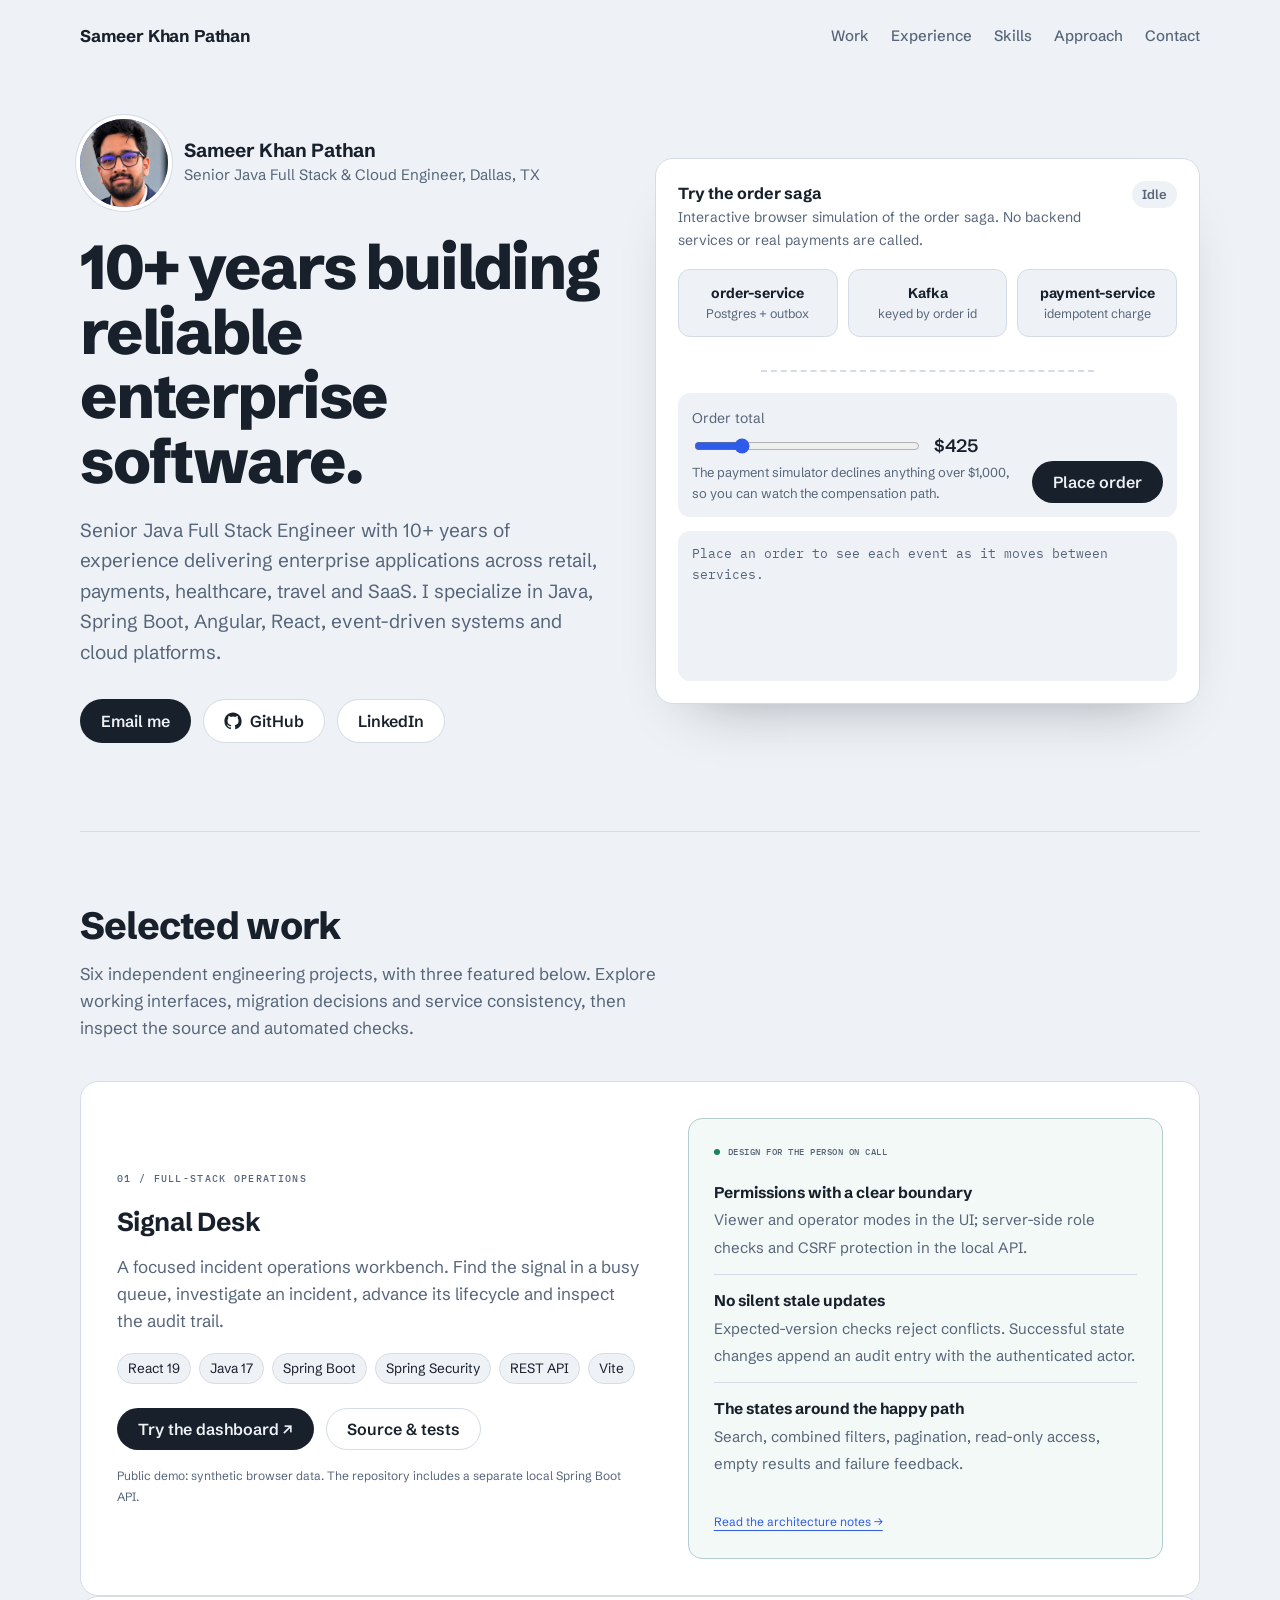
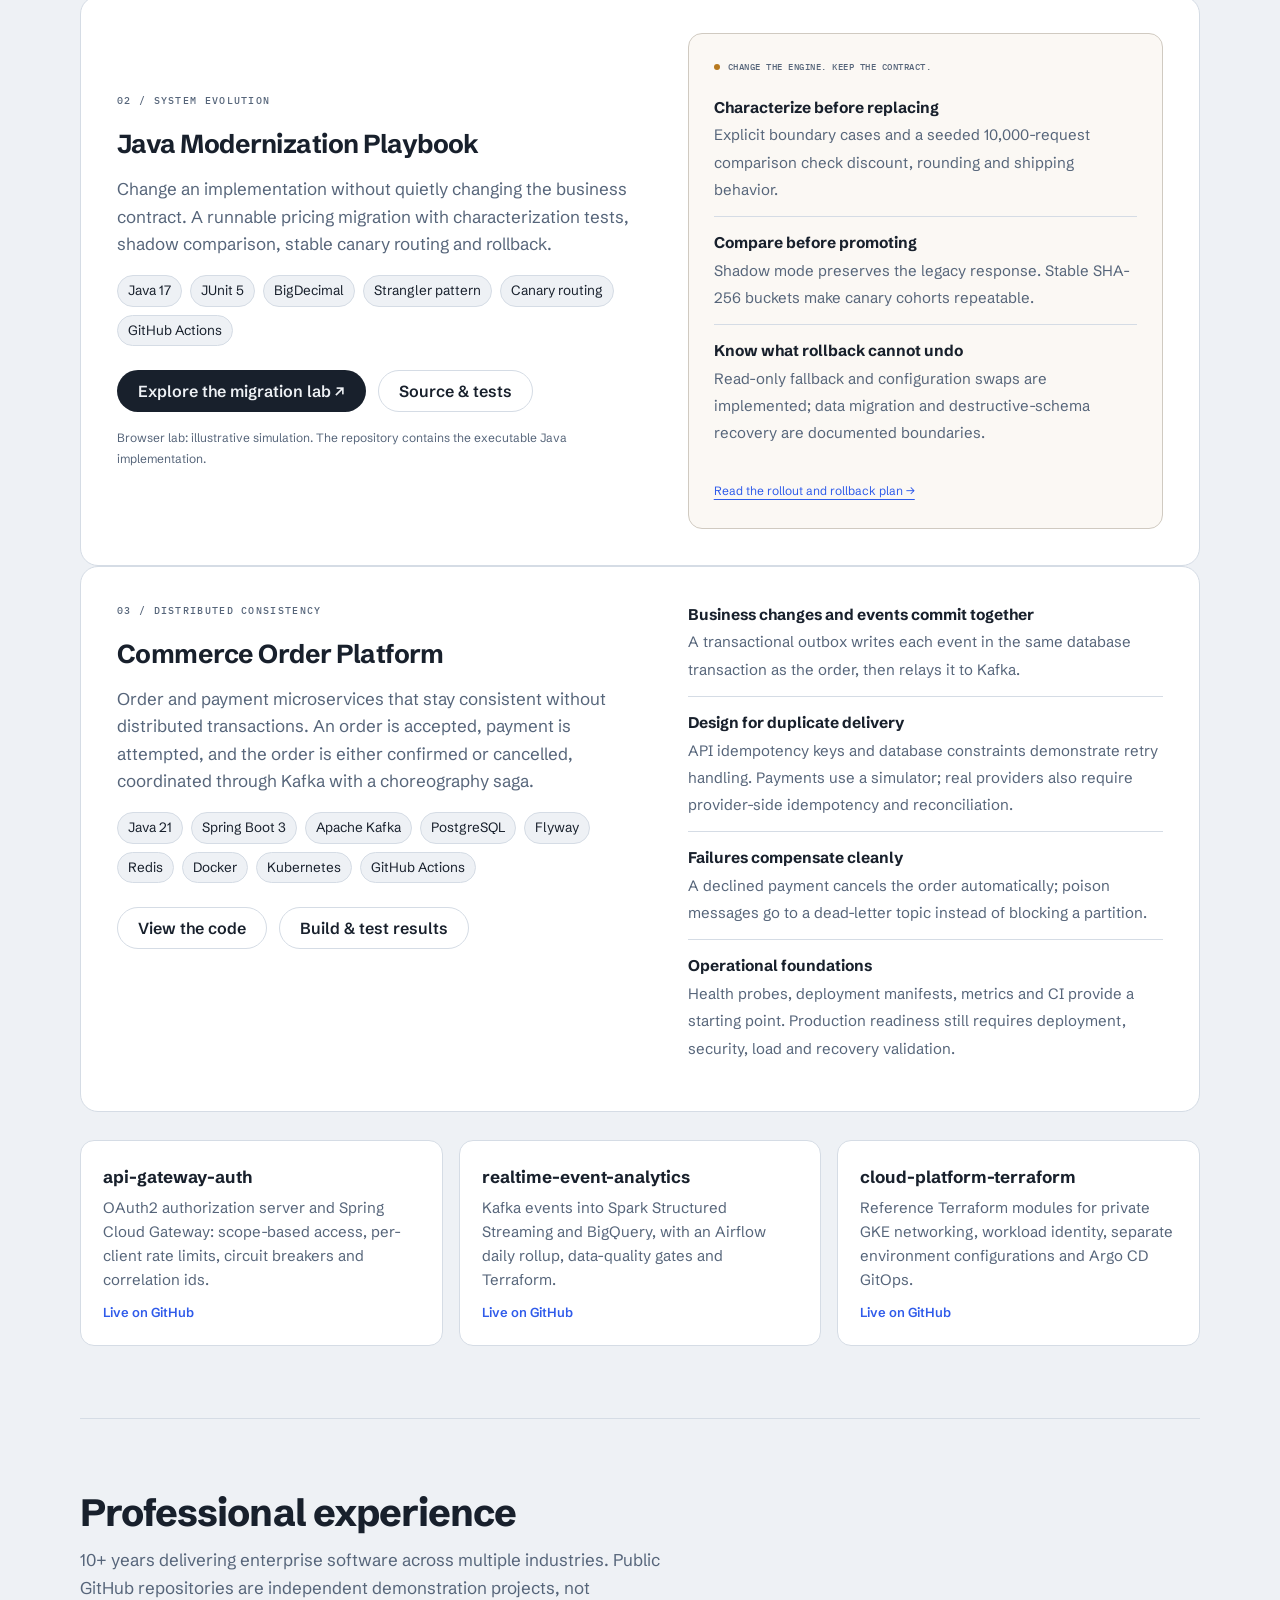
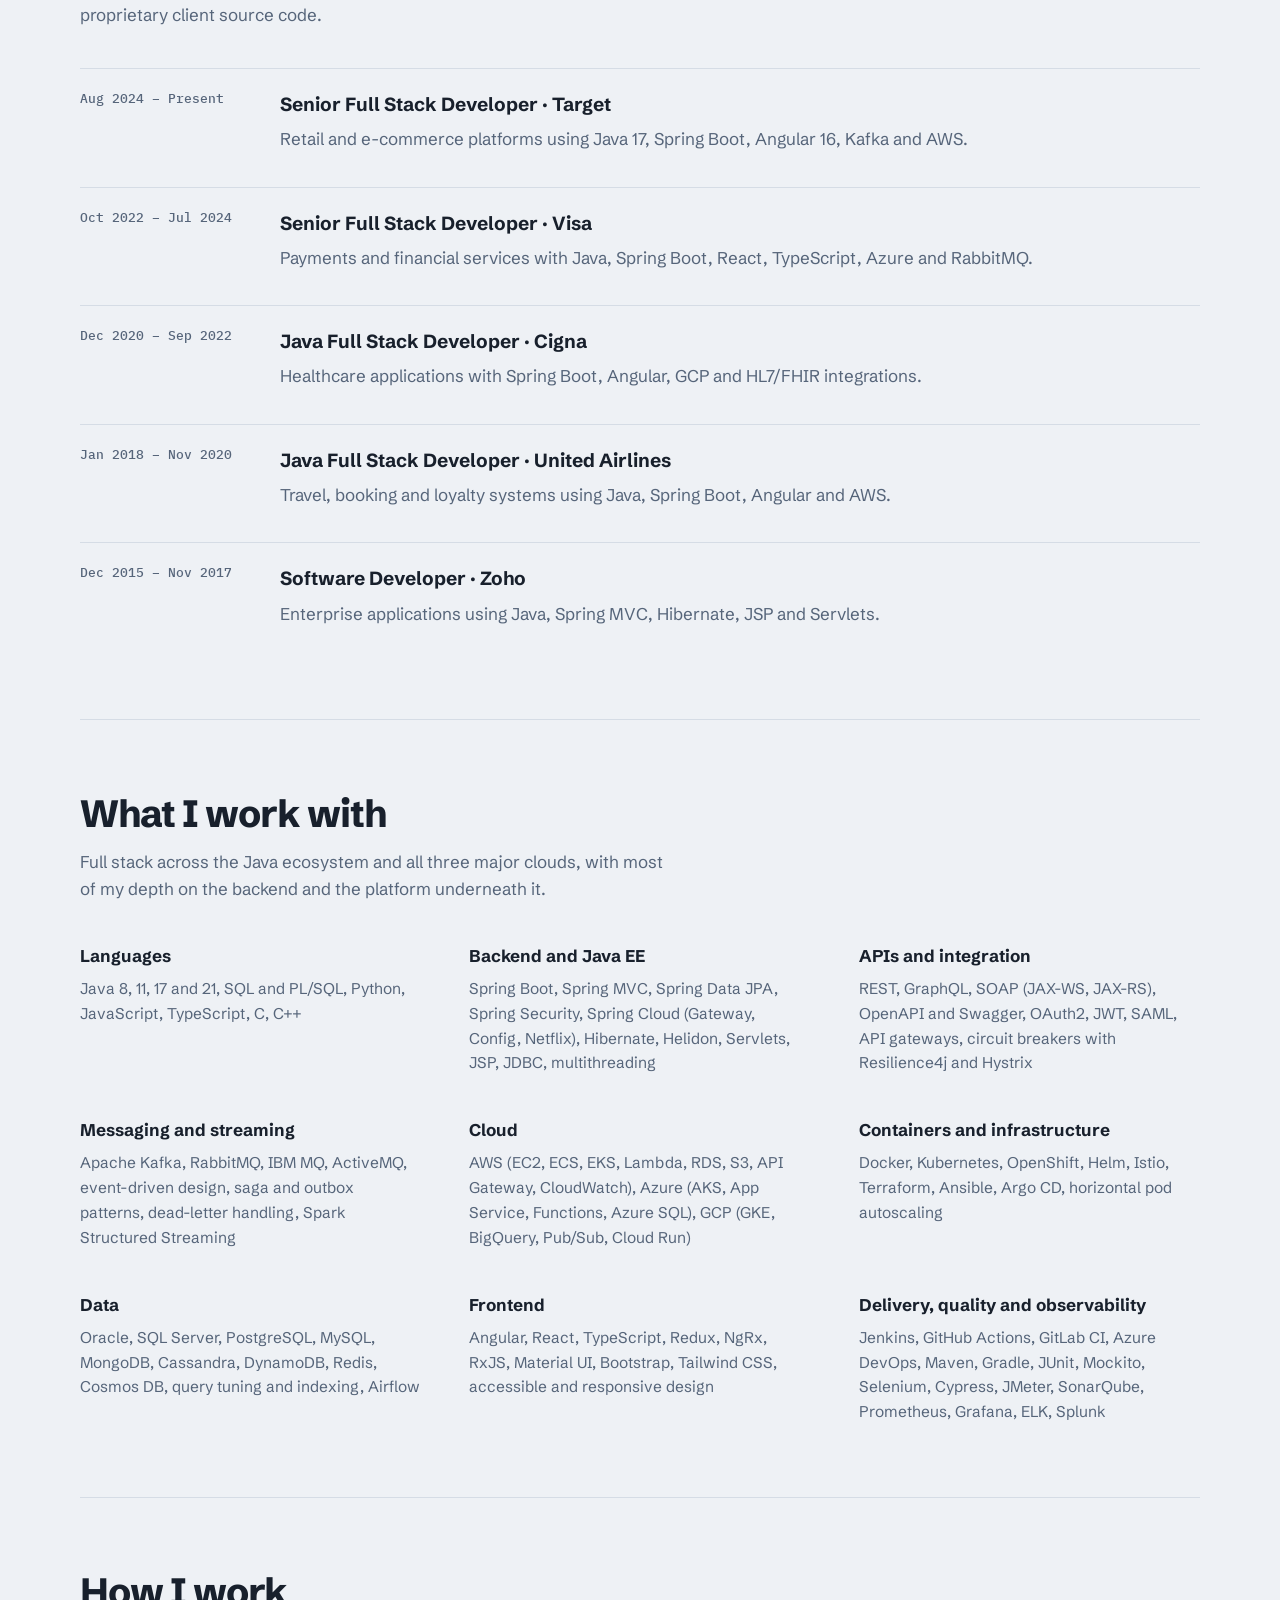
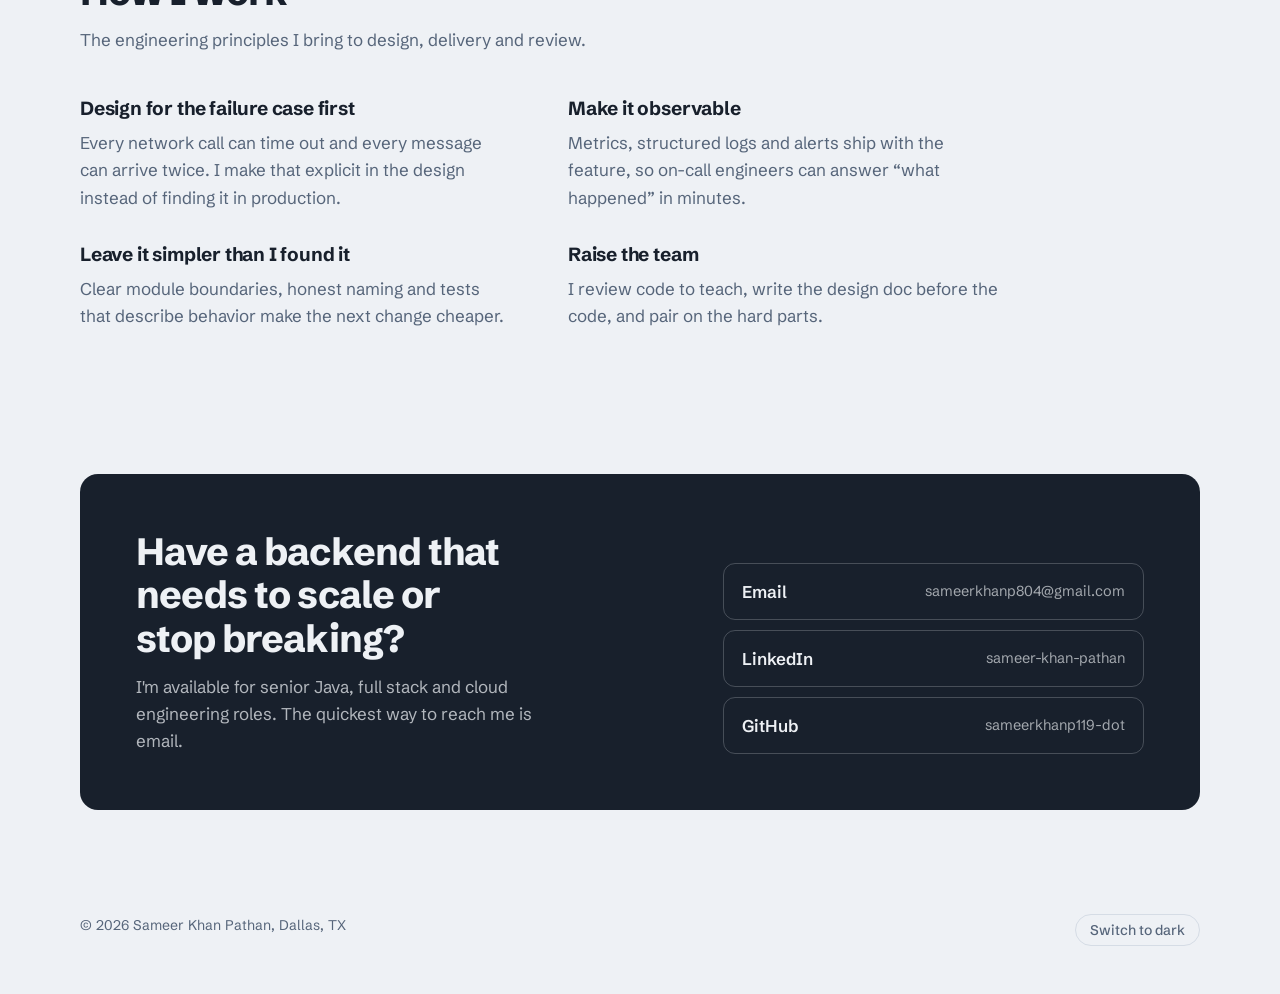
<file: index.html>
<!doctype html>
<html lang="en">
<head>
<meta charset="utf-8">
<meta name="viewport" content="width=device-width, initial-scale=1">
<title>Sameer Khan Pathan | Senior Java Full Stack Engineer</title>
<meta name="description" content="Sameer Khan Pathan, senior Java full stack and cloud engineer in Dallas, TX. Event-driven microservices, Kafka, Spring Boot, AWS, GCP and Kubernetes.">
<meta property="og:title" content="Sameer Khan Pathan, Senior Java Full Stack & Cloud Engineer">
<meta property="og:description" content="Backend systems that stay correct when retries, failures and traffic pile up.">
<meta property="og:url" content="https://sameerkhanpathan.com">
<link rel="canonical" href="https://sameerkhanpathan.com/">
<link rel="icon" href="data:image/svg+xml,<svg xmlns='http://www.w3.org/2000/svg' viewBox='0 0 64 64'><rect width='64' height='64' rx='14' fill='%232F5BEA'/><text x='32' y='42' font-family='Arial' font-weight='700' font-size='26' fill='white' text-anchor='middle'>SK</text></svg>">
<link rel="preconnect" href="https://fonts.googleapis.com">
<link rel="preconnect" href="https://fonts.gstatic.com" crossorigin>
<link href="https://fonts.googleapis.com/css2?family=Schibsted+Grotesk:wght@400;500;600;700;800&family=IBM+Plex+Mono:wght@400;500&display=swap" rel="stylesheet">
<style>
:root {
  --paper: #EEF1F5;
  --surface: #FFFFFF;
  --ink: #18202C;
  --steel: #56657A;
  --line: #D5DCE5;
  --signal: #2F5BEA;
  --signal-soft: #E1E8FD;
  --ok: #17845A;
  --ok-soft: #DDF3EA;
  --fail: #C23E2B;
  --fail-soft: #FBE3DF;
  --wait: #B7791F;
  --sans: "Schibsted Grotesk", system-ui, -apple-system, "Segoe UI", sans-serif;
  --mono: "IBM Plex Mono", ui-monospace, Menlo, Consolas, monospace;
  --radius-lg: 18px;
  --radius-sm: 8px;
}
@media (prefers-color-scheme: dark) {
  :root:not([data-theme="light"]) {
    --paper: #121821;
    --surface: #1A222D;
    --ink: #E8EDF4;
    --steel: #9AA8BA;
    --line: #2C3746;
    --signal: #7C9BFF;
    --signal-soft: #22305A;
    --ok: #4CC891;
    --ok-soft: #173A2D;
    --fail: #FF8A75;
    --fail-soft: #44221D;
    --wait: #E6AE4E;
  }
}
:root[data-theme="dark"] {
  --paper: #121821; --surface: #1A222D; --ink: #E8EDF4; --steel: #9AA8BA; --line: #2C3746;
  --signal: #7C9BFF; --signal-soft: #22305A; --ok: #4CC891; --ok-soft: #173A2D;
  --fail: #FF8A75; --fail-soft: #44221D; --wait: #E6AE4E;
}

* { box-sizing: border-box; }
html { scroll-behavior: smooth; }
@media (prefers-reduced-motion: reduce) { html { scroll-behavior: auto; } }
body {
  margin: 0;
  background: var(--paper);
  color: var(--ink);
  font-family: var(--sans);
  font-size: 17px;
  line-height: 1.6;
  -webkit-font-smoothing: antialiased;
}
a { color: var(--signal); text-underline-offset: 3px; }
a:focus-visible, button:focus-visible, input:focus-visible {
  outline: 3px solid var(--signal);
  outline-offset: 3px;
  border-radius: 6px;
}
.wrap { width: min(1120px, 100% - 32px); margin-inline: auto; }

/* Header */
.top {
  display: flex; align-items: center; justify-content: space-between;
  padding: 22px 0;
}
.brand { font-weight: 700; color: var(--ink); text-decoration: none; letter-spacing: -0.01em; }
.top nav { display: flex; gap: 22px; }
.top nav a { color: var(--steel); text-decoration: none; font-weight: 500; font-size: 15px; }
.top nav a:hover { color: var(--ink); }

/* Hero */
.hero {
  display: grid;
  grid-template-columns: minmax(0, 1fr) minmax(0, 1.05fr);
  gap: 56px;
  align-items: center;
  padding: 48px 0 88px;
}
.who { display: flex; align-items: center; gap: 16px; margin-bottom: 28px; }
.avatar {
  width: 88px; height: 88px; border-radius: 50%;
  background: var(--signal); color: var(--surface);
  display: grid; place-items: center;
  font-weight: 700; font-size: 24px; letter-spacing: 0.02em;
  overflow: hidden; flex: none;
  box-shadow: 0 0 0 4px var(--surface), 0 0 0 5px var(--line);
}
.avatar { position: relative; }
.avatar img { position: absolute; inset: 0; width: 100%; height: 100%; object-fit: cover; display: block; }
.who-name { font-weight: 700; font-size: 19px; line-height: 1.25; }
.who-role { color: var(--steel); font-size: 15px; }
h1 {
  font-size: clamp(38px, 5.2vw, 62px);
  line-height: 1.04;
  letter-spacing: -0.035em;
  font-weight: 800;
  margin: 0 0 22px;
  max-width: 14ch;
}
.lede { color: var(--steel); font-size: 19px; max-width: 46ch; margin: 0 0 32px; }
.actions { display: flex; flex-wrap: wrap; gap: 12px; }
.btn {
  display: inline-flex; align-items: center; gap: 8px;
  padding: 12px 20px; border-radius: 999px;
  font: 600 16px/1 var(--sans); text-decoration: none; cursor: pointer;
  border: 1.5px solid transparent;
}
.btn-primary { background: var(--ink); color: var(--paper); }
.btn-primary:hover { background: var(--signal); color: var(--surface); }
.btn-ghost { border-color: var(--line); color: var(--ink); background: var(--surface); }
.btn-ghost:hover { border-color: var(--ink); }
.btn svg { width: 18px; height: 18px; }

/* Saga demo */
.demo {
  background: var(--surface);
  border: 1px solid var(--line);
  border-radius: var(--radius-lg);
  padding: 22px;
  box-shadow: 0 30px 60px -40px rgba(24, 32, 44, 0.45);
}
.demo-head { display: flex; justify-content: space-between; align-items: baseline; gap: 12px; margin-bottom: 18px; }
.demo-title { font-weight: 700; font-size: 16px; }
.demo-sub { color: var(--steel); font-size: 14px; }
.lanes {
  position: relative;
  display: grid; grid-template-columns: 1fr 1fr 1fr; gap: 10px;
  margin-bottom: 16px;
}
.node {
  border: 1.5px solid var(--line); border-radius: 12px;
  padding: 12px 10px; text-align: center; background: var(--paper);
  transition: border-color .25s, background .25s;
  min-width: 0;
}
.node b { display: block; font-size: 14px; }
.node span { display: block; color: var(--steel); font-size: 12.5px; }
.node.active { border-color: var(--signal); background: var(--signal-soft); }
.wire {
  position: relative; height: 34px; margin: 0 0 6px;
}
.wire::before {
  content: ""; position: absolute; left: 16.6%; right: 16.6%; top: 50%;
  border-top: 2px dashed var(--line);
}
.packet {
  position: absolute; top: 50%; left: 16.6%;
  transform: translate(-50%, -50%);
  padding: 4px 10px; border-radius: 999px;
  font: 500 12px/1.3 var(--mono);
  background: var(--signal); color: var(--surface);
  white-space: nowrap; opacity: 0;
  transition: left .9s cubic-bezier(.5,0,.2,1), opacity .2s, background .2s;
}
.controls {
  display: grid; grid-template-columns: minmax(0, 1fr) auto; gap: 14px; align-items: end;
  padding: 14px; border-radius: 12px; background: var(--paper);
  margin-bottom: 14px;
}
.controls label { font-size: 14px; color: var(--steel); display: block; margin-bottom: 6px; }
.amount-row { display: flex; align-items: center; gap: 12px; }
.amount-row output { font: 600 18px/1 var(--sans); min-width: 84px; font-variant-numeric: tabular-nums; }
input[type="range"] { width: 100%; accent-color: var(--signal); }
.hint { font-size: 13px; color: var(--steel); margin-top: 6px; }
.run { white-space: nowrap; }
.run:disabled { opacity: .55; cursor: wait; }
.log {
  font: 400 12.5px/1.65 var(--mono);
  background: var(--paper); border-radius: 12px; padding: 12px 14px;
  min-height: 150px; max-height: 190px; overflow: auto;
  color: var(--steel);
}
.log div { white-space: pre-wrap; word-break: break-word; }
.log .t-ok { color: var(--ok); }
.log .t-fail { color: var(--fail); }
.log .t-wait { color: var(--wait); }
.log .t-ink { color: var(--ink); }
.status {
  display: inline-block; padding: 3px 10px; border-radius: 999px;
  font-size: 13px; font-weight: 600; background: var(--paper); color: var(--steel);
}
.status.ok { background: var(--ok-soft); color: var(--ok); }
.status.fail { background: var(--fail-soft); color: var(--fail); }
.status.wait { background: var(--signal-soft); color: var(--signal); }

/* Sections */
section { padding: 72px 0; border-top: 1px solid var(--line); }
h2 { font-size: clamp(28px, 3.4vw, 38px); letter-spacing: -0.025em; line-height: 1.15; margin: 0 0 12px; font-weight: 750; }
.section-intro { color: var(--steel); max-width: 60ch; margin: 0 0 40px; }

/* Featured project */
.project {
  display: grid; grid-template-columns: minmax(0, 1.1fr) minmax(0, 1fr); gap: 48px;
  background: var(--surface); border: 1px solid var(--line); border-radius: var(--radius-lg);
  padding: 36px;
}
.project h3 { font-size: 26px; letter-spacing: -0.02em; margin: 0 0 10px; }
.project p { margin: 0 0 18px; color: var(--steel); }
.stack { display: flex; flex-wrap: wrap; gap: 8px; margin: 0 0 24px; padding: 0; list-style: none; }
.stack li { font-size: 13.5px; padding: 4px 10px; border-radius: 999px; background: var(--paper); color: var(--ink); border: 1px solid var(--line); }
.decisions { margin: 0; padding: 0; list-style: none; }
.decisions li { padding: 14px 0; border-bottom: 1px solid var(--line); }
.decisions li:first-child { padding-top: 0; }
.decisions li:last-child { border-bottom: 0; }
.decisions b { display: block; font-size: 15.5px; }
.decisions span { color: var(--steel); font-size: 15px; }

.upcoming { margin-top: 28px; display: grid; grid-template-columns: repeat(3, minmax(0, 1fr)); gap: 16px; }
.upcoming article {
  padding: 22px; border-radius: 14px; border: 1.5px dashed var(--line);
}
.upcoming h4 { margin: 0 0 6px; font-size: 17px; }
.upcoming p { margin: 0; color: var(--steel); font-size: 15px; }
.upcoming article.live { border-style: solid; background: var(--surface); }
.upcoming h4 a { color: var(--ink); text-decoration: none; }
.upcoming h4 a:hover { color: var(--signal); text-decoration: underline; }
.upcoming .soon { font-size: 13px; color: var(--signal); font-weight: 600; margin-top: 10px; display: block; }

/* Skills */
.skills { display: grid; grid-template-columns: repeat(3, minmax(0, 1fr)); gap: 40px 48px; }
.skills h3 { font-size: 17px; margin: 0 0 8px; }
.skills p { margin: 0; color: var(--steel); font-size: 15.5px; }

/* Approach */
.approach { display: grid; grid-template-columns: repeat(2, minmax(0, 1fr)); gap: 28px 56px; max-width: 920px; }
.approach h3 { font-size: 19px; margin: 0 0 6px; letter-spacing: -0.01em; }
.approach p { margin: 0; color: var(--steel); }

/* Contact */
.contact {
  background: var(--ink); color: var(--paper);
  border-radius: var(--radius-lg); padding: 56px;
  display: grid; grid-template-columns: minmax(0, 1.3fr) minmax(0, 1fr); gap: 40px; align-items: end;
}
.contact h2 { color: var(--paper); max-width: 16ch; }
.contact p { color: color-mix(in srgb, var(--paper) 72%, transparent); margin: 0; max-width: 44ch; }
.contact-links { display: grid; gap: 10px; }
.contact-links a {
  display: flex; justify-content: space-between; align-items: center; gap: 12px;
  padding: 14px 18px; border-radius: 12px;
  color: var(--paper); text-decoration: none; font-weight: 600;
  border: 1px solid color-mix(in srgb, var(--paper) 22%, transparent);
  min-width: 0;
}
.contact-links a span { color: color-mix(in srgb, var(--paper) 65%, transparent); font-weight: 400; font-size: 14.5px; overflow: hidden; text-overflow: ellipsis; white-space: nowrap; }
.contact-links a:hover { background: color-mix(in srgb, var(--paper) 10%, transparent); }
.contact-links a:focus-visible { outline-color: var(--paper); }
footer { padding: 32px 0 48px; color: var(--steel); font-size: 14px; display: flex; justify-content: space-between; gap: 16px; flex-wrap: wrap; }
.theme-toggle { background: none; border: 1px solid var(--line); color: var(--steel); border-radius: 999px; padding: 6px 14px; font: 500 14px var(--sans); cursor: pointer; }

/* Responsive */
@media (max-width: 960px) {
  .hero { grid-template-columns: 1fr; gap: 40px; padding-top: 24px; }
  .project { grid-template-columns: 1fr; padding: 26px; gap: 28px; }
  .skills { grid-template-columns: repeat(2, minmax(0, 1fr)); }
  .upcoming { grid-template-columns: 1fr; }
  .contact { grid-template-columns: 1fr; padding: 36px 26px; }
}
@media (max-width: 600px) {
  body { font-size: 16px; }
  .top nav { gap: 14px; }
  .top nav a:nth-child(3) { display: none; }
  .skills, .approach { grid-template-columns: 1fr; gap: 24px; }
  section { padding: 56px 0; }
  .demo { padding: 16px; }
  .controls { grid-template-columns: 1fr; }
  .node b { font-size: 13px; }
  .node span { font-size: 11.5px; }
  .packet { font-size: 11px; padding: 3px 8px; }
}
@media (prefers-reduced-motion: reduce) {
  .packet, .node { transition: none; }
}
.experience-list { display: grid; gap: 14px; margin-top: 28px; }
.experience-item { display: grid; grid-template-columns: 180px minmax(0,1fr); gap: 20px; padding: 20px 0; border-top: 1px solid var(--line); }
.experience-item h3 { margin: 0 0 6px; font-size: 19px; }
.experience-item p { margin: 0; color: var(--steel); }
.experience-date { font: 500 13px/1.6 var(--mono); color: var(--steel); }
@media (max-width: 700px) { .experience-item { grid-template-columns: 1fr; gap: 5px; } }

.project-kicker { font: 500 10px/1.6 var(--mono); letter-spacing: 1.3px; color: var(--steel); margin-bottom: 15px; }
.featured-project { align-items: center; }
.project-scope { font-size: 12px !important; line-height: 1.7; color: var(--steel); margin: 16px 0 0 !important; }
.project-review { background: color-mix(in srgb, var(--ok) 5%, var(--surface)); border: 1px solid color-mix(in srgb, var(--ok) 18%, var(--line)); border-radius: 14px; padding: 25px; }
.review-heading { display: flex; align-items: center; gap: 8px; font: 500 9px/1.7 var(--mono); color: var(--steel); letter-spacing: .5px; margin-bottom: 21px; }
.review-dot { width: 6px; height: 6px; flex-shrink: 0; border-radius: 50%; background: var(--ok); }
.project-review .decisions { margin: 0; }
.review-link { display: inline-block; font-size: 12px; margin-top: 22px; text-underline-offset: 4px; }
.migration-review { background: color-mix(in srgb, var(--wait) 5%, var(--surface)); border-color: color-mix(in srgb, var(--wait) 18%, var(--line)); }
.migration-review .review-dot { background: var(--wait); }
@media(max-width:600px) { .project-review { padding: 19px; } .review-heading { font-size: 8px; } }
</style>
</head>
<body>
<div class="wrap">
  <header class="top">
    <a class="brand" href="#">Sameer Khan Pathan</a>
    <nav aria-label="Main">
      <a href="#work">Work</a>
      <a href="#experience">Experience</a>
      <a href="#skills">Skills</a>
      <a href="#approach">Approach</a>
      <a href="#contact">Contact</a>
    </nav>
  </header>

  <main>
    <div class="hero">
      <div>
        <div class="who">
          <div class="avatar" aria-hidden="true">
            <img src="photo.jpg" alt="" onerror="this.remove()">
            SK
          </div>
          <div>
            <div class="who-name">Sameer Khan Pathan</div>
            <div class="who-role">Senior Java Full Stack &amp; Cloud Engineer, Dallas, TX</div>
          </div>
        </div>
        <h1>10+ years building reliable enterprise software.</h1>
        <p class="lede">Senior Java Full Stack Engineer with 10+ years of experience delivering enterprise applications across retail, payments, healthcare, travel and SaaS. I specialize in Java, Spring Boot, Angular, React, event-driven systems and cloud platforms.</p>
        <div class="actions">
          <a class="btn btn-primary" href="mailto:sameerkhanp804@gmail.com">Email me</a>
          <a class="btn btn-ghost" href="https://github.com/sameerkhanp119-dot" target="_blank" rel="noopener">
            <svg viewBox="0 0 24 24" fill="currentColor" aria-hidden="true"><path d="M12 .5C5.65.5.5 5.65.5 12a11.5 11.5 0 0 0 7.86 10.92c.58.1.79-.25.79-.56v-2c-3.2.7-3.87-1.37-3.87-1.37-.53-1.33-1.28-1.69-1.28-1.69-1.05-.72.08-.7.08-.7 1.16.08 1.77 1.19 1.77 1.19 1.03 1.77 2.7 1.26 3.36.96.1-.75.4-1.26.73-1.55-2.55-.29-5.24-1.28-5.24-5.69 0-1.26.45-2.29 1.19-3.1-.12-.29-.52-1.46.11-3.05 0 0 .97-.31 3.17 1.18a11 11 0 0 1 5.77 0c2.2-1.49 3.17-1.18 3.17-1.18.63 1.59.23 2.76.11 3.05.74.81 1.19 1.84 1.19 3.1 0 4.42-2.7 5.4-5.26 5.68.41.36.78 1.06.78 2.14v3.17c0 .31.21.67.8.56A11.5 11.5 0 0 0 23.5 12C23.5 5.65 18.35.5 12 .5Z"/></svg>
            GitHub
          </a>
          <a class="btn btn-ghost" href="https://www.linkedin.com/in/sameer-khan-pathan-2597b2362" target="_blank" rel="noopener">LinkedIn</a>
        </div>
      </div>

      <div class="demo" aria-labelledby="demo-title">
        <div class="demo-head">
          <div>
            <div class="demo-title" id="demo-title">Try the order saga</div>
            <div class="demo-sub">Interactive browser simulation of the order saga. No backend services or real payments are called.</div>
          </div>
          <span class="status" id="status" role="status">Idle</span>
        </div>
        <div class="lanes" aria-hidden="true">
          <div class="node" id="n-order"><b>order-service</b><span>Postgres + outbox</span></div>
          <div class="node" id="n-kafka"><b>Kafka</b><span>keyed by order id</span></div>
          <div class="node" id="n-pay"><b>payment-service</b><span>idempotent charge</span></div>
        </div>
        <div class="wire" aria-hidden="true"><div class="packet" id="packet">OrderCreated</div></div>
        <div class="controls">
          <div>
            <label for="amount">Order total</label>
            <div class="amount-row">
              <input type="range" id="amount" min="50" max="2000" step="25" value="425">
              <output id="amount-out" for="amount">$425</output>
            </div>
            <div class="hint">The payment simulator declines anything over $1,000, so you can watch the compensation path.</div>
          </div>
          <button class="btn btn-primary run" id="run" type="button">Place order</button>
        </div>
        <div class="log" id="log" aria-live="polite"><div>Place an order to see each event as it moves between services.</div></div>
      </div>
    </div>

    <section id="work">
      <h2>Selected work</h2>
      <p class="section-intro">Six independent engineering projects, with three featured below. Explore working interfaces, migration decisions and service consistency, then inspect the source and automated checks.</p>

      <div class="project featured-project">
        <div>
          <div class="project-kicker">01 / FULL-STACK OPERATIONS</div>
          <h3>Signal Desk</h3>
          <p>A focused incident operations workbench. Find the signal in a busy queue, investigate an incident, advance its lifecycle and inspect the audit trail.</p>
          <ul class="stack" aria-label="Technologies"><li>React 19</li><li>Java 17</li><li>Spring Boot</li><li>Spring Security</li><li>REST API</li><li>Vite</li></ul>
          <div class="actions">
            <a class="btn btn-primary" href="/demos/incident-operations/">Try the dashboard ↗</a>
            <a class="btn btn-ghost" href="https://github.com/sameerkhanp119-dot/incident-operations-dashboard" target="_blank" rel="noopener">Source &amp; tests</a>
          </div>
          <p class="project-scope">Public demo: synthetic browser data. The repository includes a separate local Spring Boot API.</p>
        </div>
        <div class="project-review">
          <div class="review-heading"><span class="review-dot"></span> DESIGN FOR THE PERSON ON CALL</div>
          <ul class="decisions">
            <li><b>Permissions with a clear boundary</b><span>Viewer and operator modes in the UI; server-side role checks and CSRF protection in the local API.</span></li>
            <li><b>No silent stale updates</b><span>Expected-version checks reject conflicts. Successful state changes append an audit entry with the authenticated actor.</span></li>
            <li><b>The states around the happy path</b><span>Search, combined filters, pagination, read-only access, empty results and failure feedback.</span></li>
          </ul>
          <a class="review-link" href="https://github.com/sameerkhanp119-dot/incident-operations-dashboard/blob/main/docs/architecture.md" target="_blank" rel="noopener">Read the architecture notes →</a>
        </div>
      </div>

      <div class="project featured-project">
        <div>
          <div class="project-kicker">02 / SYSTEM EVOLUTION</div>
          <h3>Java Modernization Playbook</h3>
          <p>Change an implementation without quietly changing the business contract. A runnable pricing migration with characterization tests, shadow comparison, stable canary routing and rollback.</p>
          <ul class="stack" aria-label="Technologies"><li>Java 17</li><li>JUnit 5</li><li>BigDecimal</li><li>Strangler pattern</li><li>Canary routing</li><li>GitHub Actions</li></ul>
          <div class="actions">
            <a class="btn btn-primary" href="/demos/modernization/">Explore the migration lab ↗</a>
            <a class="btn btn-ghost" href="https://github.com/sameerkhanp119-dot/java-modernization-playbook" target="_blank" rel="noopener">Source &amp; tests</a>
          </div>
          <p class="project-scope">Browser lab: illustrative simulation. The repository contains the executable Java implementation.</p>
        </div>
        <div class="project-review migration-review">
          <div class="review-heading"><span class="review-dot"></span> CHANGE THE ENGINE. KEEP THE CONTRACT.</div>
          <ul class="decisions">
            <li><b>Characterize before replacing</b><span>Explicit boundary cases and a seeded 10,000-request comparison check discount, rounding and shipping behavior.</span></li>
            <li><b>Compare before promoting</b><span>Shadow mode preserves the legacy response. Stable SHA-256 buckets make canary cohorts repeatable.</span></li>
            <li><b>Know what rollback cannot undo</b><span>Read-only fallback and configuration swaps are implemented; data migration and destructive-schema recovery are documented boundaries.</span></li>
          </ul>
          <a class="review-link" href="https://github.com/sameerkhanp119-dot/java-modernization-playbook/blob/main/docs/migration-plan.md" target="_blank" rel="noopener">Read the rollout and rollback plan →</a>
        </div>
      </div>

      <div class="project">
        <div>
          <div class="project-kicker">03 / DISTRIBUTED CONSISTENCY</div>
          <h3>Commerce Order Platform</h3>
          <p>Order and payment microservices that stay consistent without distributed transactions. An order is accepted, payment is attempted, and the order is either confirmed or cancelled, coordinated through Kafka with a choreography saga.</p>
          <ul class="stack" aria-label="Technologies">
            <li>Java 21</li><li>Spring Boot 3</li><li>Apache Kafka</li><li>PostgreSQL</li><li>Flyway</li><li>Redis</li><li>Docker</li><li>Kubernetes</li><li>GitHub Actions</li>
          </ul>
          <div class="actions">
            <a class="btn btn-ghost" href="https://github.com/sameerkhanp119-dot/commerce-order-platform" target="_blank" rel="noopener">View the code</a>
            <a class="btn btn-ghost" href="https://github.com/sameerkhanp119-dot/commerce-order-platform/actions" target="_blank" rel="noopener">Build &amp; test results</a>
          </div>
        </div>
        <ul class="decisions">
          <li><b>Business changes and events commit together</b><span>A transactional outbox writes each event in the same database transaction as the order, then relays it to Kafka.</span></li>
          <li><b>Design for duplicate delivery</b><span>API idempotency keys and database constraints demonstrate retry handling. Payments use a simulator; real providers also require provider-side idempotency and reconciliation.</span></li>
          <li><b>Failures compensate cleanly</b><span>A declined payment cancels the order automatically; poison messages go to a dead-letter topic instead of blocking a partition.</span></li>
          <li><b>Operational foundations</b><span>Health probes, deployment manifests, metrics and CI provide a starting point. Production readiness still requires deployment, security, load and recovery validation.</span></li>
        </ul>
      </div>

      <div class="upcoming">
        <article class="live">
          <h4><a href="https://github.com/sameerkhanp119-dot/api-gateway-auth" target="_blank" rel="noopener">api-gateway-auth</a></h4>
          <p>OAuth2 authorization server and Spring Cloud Gateway: scope-based access, per-client rate limits, circuit breakers and correlation ids.</p>
          <span class="soon">Live on GitHub</span>
        </article>
        <article class="live">
          <h4><a href="https://github.com/sameerkhanp119-dot/realtime-event-analytics" target="_blank" rel="noopener">realtime-event-analytics</a></h4>
          <p>Kafka events into Spark Structured Streaming and BigQuery, with an Airflow daily rollup, data-quality gates and Terraform.</p>
          <span class="soon">Live on GitHub</span>
        </article>
        <article class="live">
          <h4><a href="https://github.com/sameerkhanp119-dot/cloud-platform-terraform" target="_blank" rel="noopener">cloud-platform-terraform</a></h4>
          <p>Reference Terraform modules for private GKE networking, workload identity, separate environment configurations and Argo CD GitOps.</p>
          <span class="soon">Live on GitHub</span>
        </article>
      </div>
    </section>

    <section id="experience" aria-labelledby="experience-title">
      <h2 id="experience-title">Professional experience</h2>
      <p class="section-intro">10+ years delivering enterprise software across multiple industries. Public GitHub repositories are independent demonstration projects, not proprietary client source code.</p>
      <div class="experience-list">
        <article class="experience-item"><span class="experience-date">Aug 2024 – Present</span><div><h3>Senior Full Stack Developer · Target</h3><p>Retail and e-commerce platforms using Java 17, Spring Boot, Angular 16, Kafka and AWS.</p></div></article>
        <article class="experience-item"><span class="experience-date">Oct 2022 – Jul 2024</span><div><h3>Senior Full Stack Developer · Visa</h3><p>Payments and financial services with Java, Spring Boot, React, TypeScript, Azure and RabbitMQ.</p></div></article>
        <article class="experience-item"><span class="experience-date">Dec 2020 – Sep 2022</span><div><h3>Java Full Stack Developer · Cigna</h3><p>Healthcare applications with Spring Boot, Angular, GCP and HL7/FHIR integrations.</p></div></article>
        <article class="experience-item"><span class="experience-date">Jan 2018 – Nov 2020</span><div><h3>Java Full Stack Developer · United Airlines</h3><p>Travel, booking and loyalty systems using Java, Spring Boot, Angular and AWS.</p></div></article>
        <article class="experience-item"><span class="experience-date">Dec 2015 – Nov 2017</span><div><h3>Software Developer · Zoho</h3><p>Enterprise applications using Java, Spring MVC, Hibernate, JSP and Servlets.</p></div></article>
      </div>
    </section>

    <section id="skills">
      <h2>What I work with</h2>
      <p class="section-intro">Full stack across the Java ecosystem and all three major clouds, with most of my depth on the backend and the platform underneath it.</p>
      <div class="skills">
        <div><h3>Languages</h3><p>Java 8, 11, 17 and 21, SQL and PL/SQL, Python, JavaScript, TypeScript, C, C++</p></div>
        <div><h3>Backend and Java EE</h3><p>Spring Boot, Spring MVC, Spring Data JPA, Spring Security, Spring Cloud (Gateway, Config, Netflix), Hibernate, Helidon, Servlets, JSP, JDBC, multithreading</p></div>
        <div><h3>APIs and integration</h3><p>REST, GraphQL, SOAP (JAX-WS, JAX-RS), OpenAPI and Swagger, OAuth2, JWT, SAML, API gateways, circuit breakers with Resilience4j and Hystrix</p></div>
        <div><h3>Messaging and streaming</h3><p>Apache Kafka, RabbitMQ, IBM MQ, ActiveMQ, event-driven design, saga and outbox patterns, dead-letter handling, Spark Structured Streaming</p></div>
        <div><h3>Cloud</h3><p>AWS (EC2, ECS, EKS, Lambda, RDS, S3, API Gateway, CloudWatch), Azure (AKS, App Service, Functions, Azure SQL), GCP (GKE, BigQuery, Pub/Sub, Cloud Run)</p></div>
        <div><h3>Containers and infrastructure</h3><p>Docker, Kubernetes, OpenShift, Helm, Istio, Terraform, Ansible, Argo CD, horizontal pod autoscaling</p></div>
        <div><h3>Data</h3><p>Oracle, SQL Server, PostgreSQL, MySQL, MongoDB, Cassandra, DynamoDB, Redis, Cosmos DB, query tuning and indexing, Airflow</p></div>
        <div><h3>Frontend</h3><p>Angular, React, TypeScript, Redux, NgRx, RxJS, Material UI, Bootstrap, Tailwind CSS, accessible and responsive design</p></div>
        <div><h3>Delivery, quality and observability</h3><p>Jenkins, GitHub Actions, GitLab CI, Azure DevOps, Maven, Gradle, JUnit, Mockito, Selenium, Cypress, JMeter, SonarQube, Prometheus, Grafana, ELK, Splunk</p></div>
      </div>
    </section>

    <section id="approach">
      <h2>How I work</h2>
      <p class="section-intro">The engineering principles I bring to design, delivery and review.</p>
      <div class="approach">
        <div><h3>Design for the failure case first</h3><p>Every network call can time out and every message can arrive twice. I make that explicit in the design instead of finding it in production.</p></div>
        <div><h3>Make it observable</h3><p>Metrics, structured logs and alerts ship with the feature, so on-call engineers can answer “what happened” in minutes.</p></div>
        <div><h3>Leave it simpler than I found it</h3><p>Clear module boundaries, honest naming and tests that describe behavior make the next change cheaper.</p></div>
        <div><h3>Raise the team</h3><p>I review code to teach, write the design doc before the code, and pair on the hard parts.</p></div>
      </div>
    </section>

    <section id="contact" style="border-top:0">
      <div class="contact">
        <div>
          <h2>Have a backend that needs to scale or stop breaking?</h2>
          <p>I'm available for senior Java, full stack and cloud engineering roles. The quickest way to reach me is email.</p>
        </div>
        <div class="contact-links">
          <a href="mailto:sameerkhanp804@gmail.com">Email <span>sameerkhanp804@gmail.com</span></a>
          <a href="https://www.linkedin.com/in/sameer-khan-pathan-2597b2362" target="_blank" rel="noopener">LinkedIn <span>sameer-khan-pathan</span></a>
          <a href="https://github.com/sameerkhanp119-dot" target="_blank" rel="noopener">GitHub <span>sameerkhanp119-dot</span></a>
        </div>
      </div>
    </section>
  </main>

  <footer>
    <span>© <span id="year">2026</span> Sameer Khan Pathan, Dallas, TX</span>
    <button class="theme-toggle" id="theme" type="button">Switch to dark</button>
  </footer>
</div>

<script>
(function () {
  var $ = function (id) { return document.getElementById(id); };
  $('year').textContent = new Date().getFullYear();

  // Theme toggle (remembered per browser when storage is available)
  var root = document.documentElement, themeBtn = $('theme');
  function isDark() {
    var t = root.getAttribute('data-theme');
    return t ? t === 'dark' : window.matchMedia('(prefers-color-scheme: dark)').matches;
  }
  function syncThemeLabel() { themeBtn.textContent = isDark() ? 'Switch to light' : 'Switch to dark'; }
  try { var saved = localStorage.getItem('theme'); if (saved) root.setAttribute('data-theme', saved); } catch (e) {}
  syncThemeLabel();
  themeBtn.addEventListener('click', function () {
    var next = isDark() ? 'light' : 'dark';
    root.setAttribute('data-theme', next);
    try { localStorage.setItem('theme', next); } catch (e) {}
    syncThemeLabel();
  });

  // Saga demo
  var amount = $('amount'), out = $('amount-out'), run = $('run'), log = $('log'),
      packet = $('packet'), status = $('status');
  var nodes = { order: $('n-order'), kafka: $('n-kafka'), pay: $('n-pay') };
  var reduce = window.matchMedia('(prefers-reduced-motion: reduce)').matches;
  var LIMIT = 1000;
  var fmt = function (v) { return '$' + Number(v).toLocaleString('en-US'); };
  amount.addEventListener('input', function () { out.textContent = fmt(amount.value); });

  function wait(ms) { return new Promise(function (r) { setTimeout(r, reduce ? 0 : ms); }); }
  function line(text, cls) {
    var d = document.createElement('div');
    d.textContent = text;
    if (cls) d.className = cls;
    log.appendChild(d);
    log.scrollTop = log.scrollHeight;
  }
  function activate(key) {
    Object.keys(nodes).forEach(function (k) { nodes[k].classList.toggle('active', k === key); });
  }
  function setStatus(text, cls) { status.textContent = text; status.className = 'status' + (cls ? ' ' + cls : ''); }
  function movePacket(label, color, pos) {
    packet.textContent = label;
    packet.style.background = color;
    packet.style.opacity = 1;
    packet.style.left = pos;
  }
  function uid() { return Math.random().toString(16).slice(2, 10); }

  run.addEventListener('click', async function () {
    var total = Number(amount.value), id = uid(), css = getComputedStyle(root);
    var signal = css.getPropertyValue('--signal').trim(),
        ok = css.getPropertyValue('--ok').trim(),
        fail = css.getPropertyValue('--fail').trim();
    run.disabled = true;
    log.innerHTML = '';
    packet.style.transition = 'none'; packet.style.left = '16.6%'; packet.style.opacity = 0;
    void packet.offsetWidth; packet.style.transition = '';

    setStatus('Pending payment', 'wait');
    activate('order');
    line('POST /api/v1/orders  Idempotency-Key: ' + id, 't-ink');
    await wait(500);
    line('order ' + id + ' saved PENDING_PAYMENT, total ' + fmt(total));
    line('outbox row OrderCreated written in the same transaction');
    await wait(600);

    activate('kafka');
    movePacket('OrderCreated', signal, '50%');
    line('relay -> commerce.order.events.v1  key=' + id, 't-wait');
    await wait(1000);

    activate('pay');
    movePacket('OrderCreated', signal, '83.4%');
    await wait(900);
    var approved = total <= LIMIT;
    if (approved) {
      line('charge approved, payment saved, PaymentCompleted -> outbox', 't-ok');
    } else {
      line('charge declined: amount exceeds limit of $1,000', 't-fail');
      line('payment saved DECLINED, PaymentFailed -> outbox');
    }
    await wait(600);

    activate('kafka');
    movePacket(approved ? 'PaymentCompleted' : 'PaymentFailed', approved ? ok : fail, '50%');
    line('relay -> commerce.payment.events.v1  key=' + id, 't-wait');
    await wait(1000);

    activate('order');
    movePacket(approved ? 'PaymentCompleted' : 'PaymentFailed', approved ? ok : fail, '16.6%');
    await wait(900);
    if (approved) {
      line('order ' + id + ' CONFIRMED, cache evicted', 't-ok');
      setStatus('Confirmed', 'ok');
    } else {
      line('compensation: order ' + id + ' CANCELLED', 't-fail');
      setStatus('Cancelled', 'fail');
    }
    packet.style.opacity = 0;
    activate(null);
    run.disabled = false;
    run.textContent = 'Place another order';
  });
})();
</script>
</body>
</html>
</file>
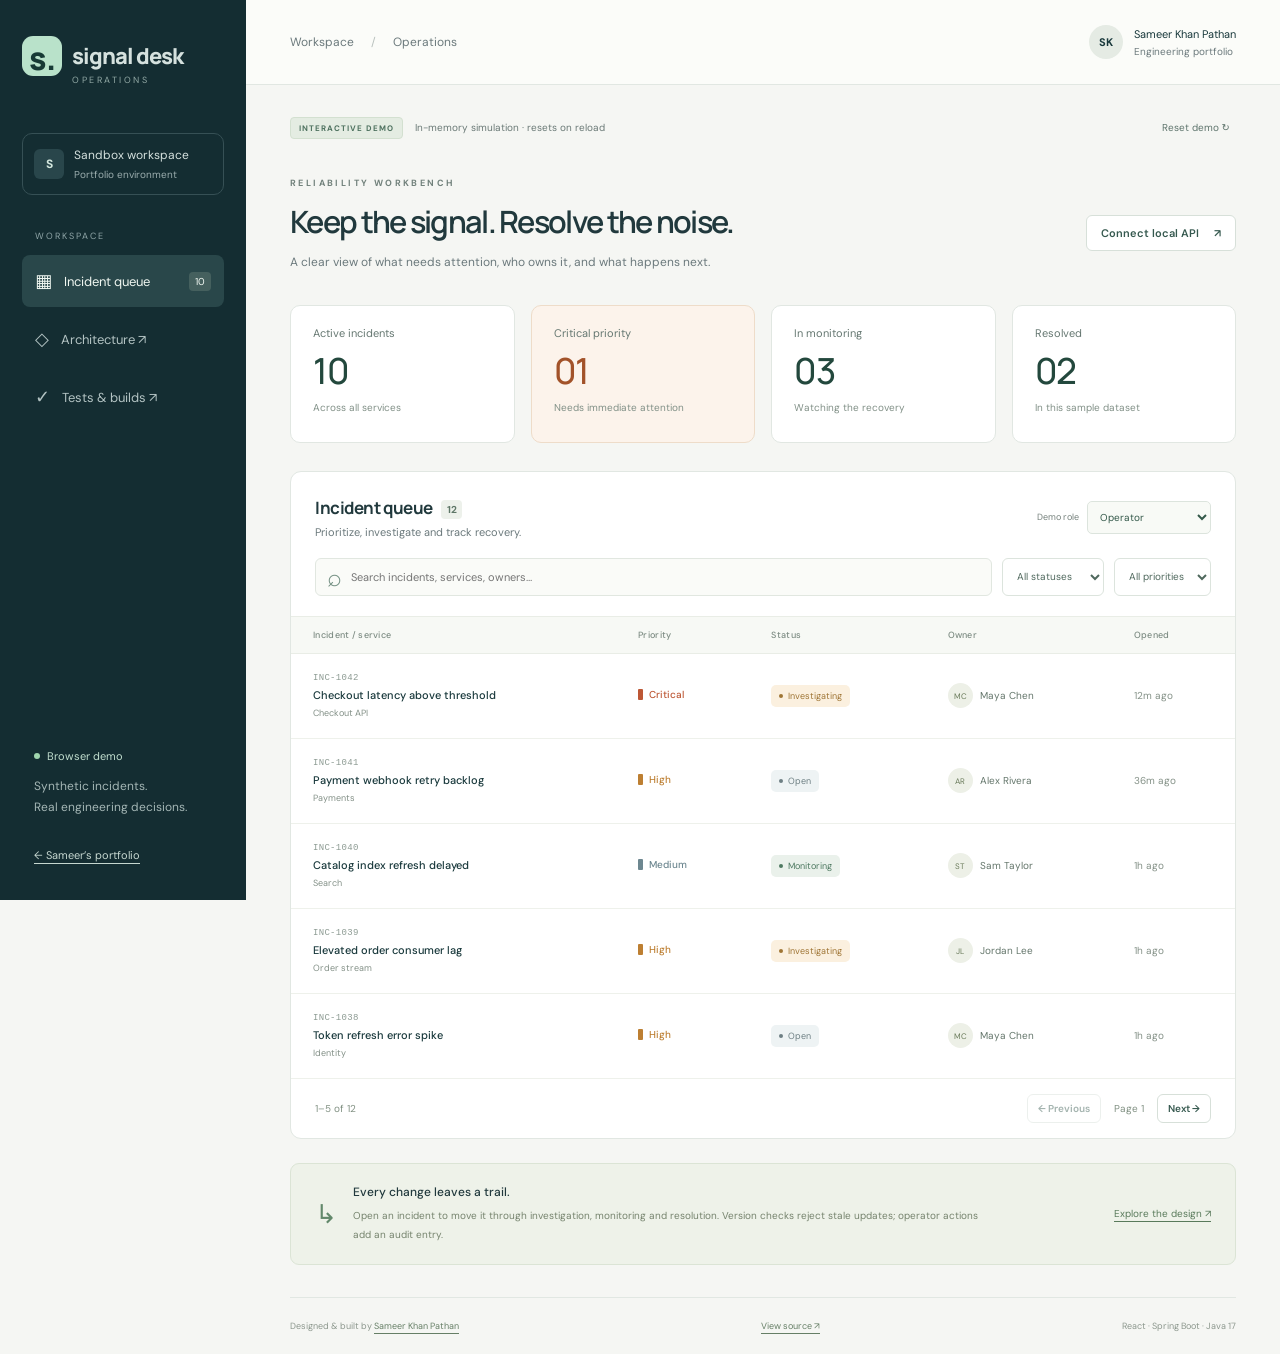
<file: demos/incident-operations/index.html>
<!doctype html><html lang="en"><head><meta charset="UTF-8"><meta name="viewport" content="width=device-width, initial-scale=1"><meta name="theme-color" content="#142c31"><meta name="description" content="Incident operations workbench — an interactive engineering portfolio demonstration by Sameer Khan Pathan."><title>Signal Desk · Incident operations</title>  <script type="module" crossorigin src="./assets/index-BohQkbkO.js"></script>
  <link rel="stylesheet" crossorigin href="./assets/index-c3AXY7pp.css">
</head><body><div id="root"></div></body></html>
</file>
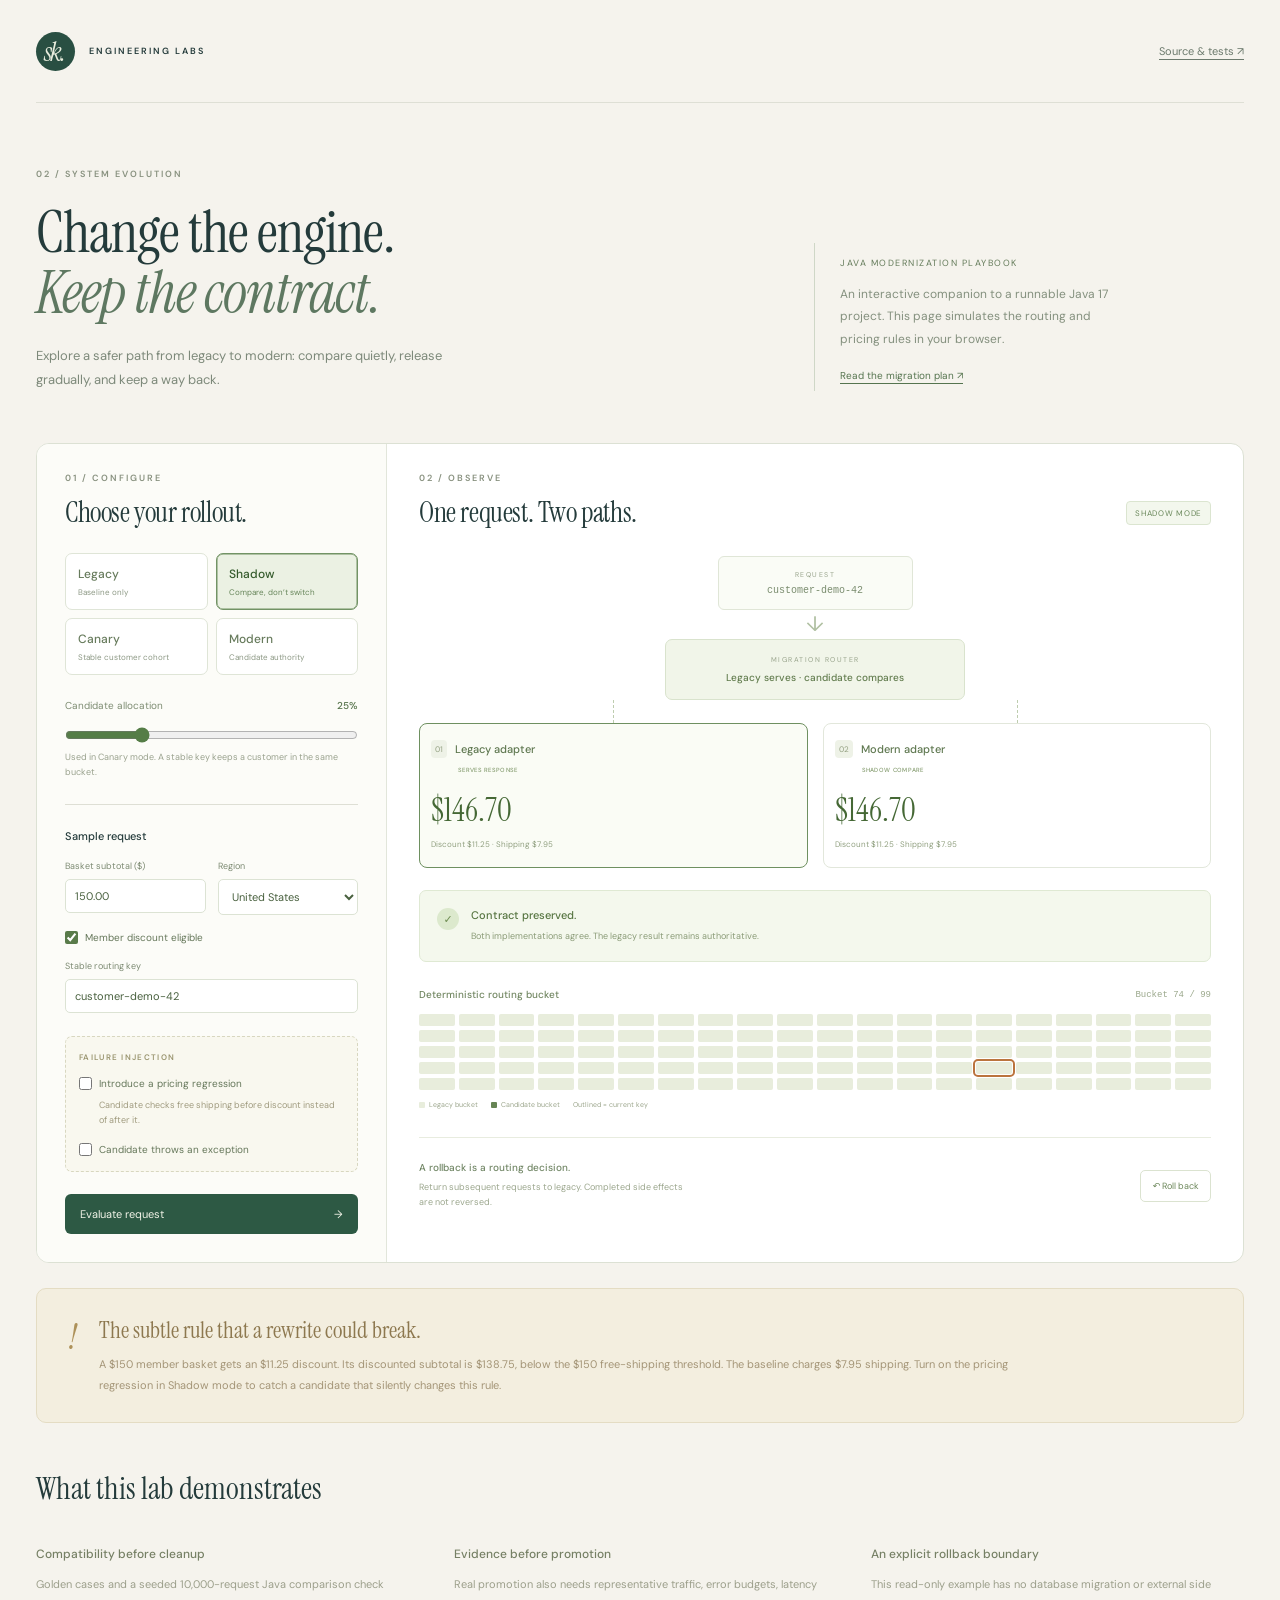
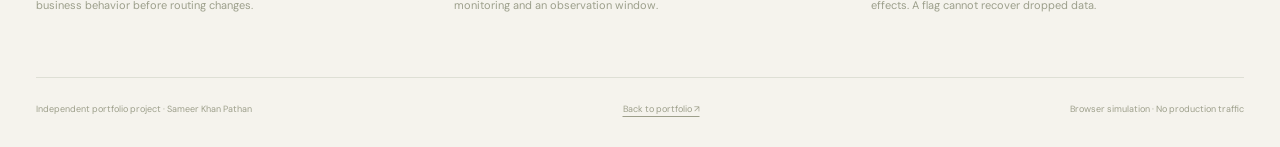
<file: demos/modernization/index.html>
<!doctype html>
<html lang="en"><head><meta charset="utf-8"><meta name="viewport" content="width=device-width,initial-scale=1"><meta name="theme-color" content="#f5f3ed"><meta name="description" content="Explore shadow comparison, canary routing and rollback in an interactive Java modernization portfolio lab."><title>Migration Lab · Java modernization</title><link rel="stylesheet" href="style.css"></head>
<body><div class="wrap"><header><a class="brand" href="https://sameerkhanpathan.com"><span>sk.</span> ENGINEERING LABS</a><a href="https://github.com/sameerkhanp119-dot/java-modernization-playbook">Source &amp; tests ↗</a></header>
<main><div class="intro"><div><div class="eyebrow">02 / SYSTEM EVOLUTION</div><h1>Change the engine.<br><em>Keep the contract.</em></h1><p>Explore a safer path from legacy to modern: compare quietly, release gradually, and keep a way back.</p></div><aside class="intro-note"><span>JAVA MODERNIZATION PLAYBOOK</span><p>An interactive companion to a runnable Java 17 project. This page simulates the routing and pricing rules in your browser.</p><a href="https://github.com/sameerkhanp119-dot/java-modernization-playbook/blob/main/docs/migration-plan.md">Read the migration plan ↗</a></aside></div>
<div class="lab"><section class="controls" aria-labelledby="controls-heading"><div class="panel-label">01 / CONFIGURE</div><h2 id="controls-heading">Choose your rollout.</h2><div class="mode-group" aria-label="Routing mode"><button type="button" data-mode="LEGACY">Legacy<span>Baseline only</span></button><button type="button" data-mode="SHADOW" class="selected" aria-pressed="true">Shadow<span>Compare, don’t switch</span></button><button type="button" data-mode="CANARY">Canary<span>Stable customer cohort</span></button><button type="button" data-mode="MODERN">Modern<span>Candidate authority</span></button></div>
<div class="canary"><label for="percent">Candidate allocation <output id="percent-label">25%</output></label><input id="percent" type="range" min="0" max="100" value="25"><small>Used in Canary mode. A stable key keeps a customer in the same bucket.</small></div>
<div class="request"><h3>Sample request</h3><div class="field-row"><label>Basket subtotal ($)<input id="amount" type="number" min="0" max="1000000" step="0.01" value="150.00" required></label><label>Region<select id="region"><option value="US">United States</option><option value="EU">Europe</option></select></label></div><label class="check"><input id="member" type="checkbox" checked> Member discount eligible</label><label>Stable routing key<input id="routing-key" value="customer-demo-42" maxlength="100" required></label></div>
<div class="faults"><div class="panel-label">FAILURE INJECTION</div><label class="check"><input id="regression" type="checkbox"> Introduce a pricing regression</label><p>Candidate checks free shipping before discount instead of after it.</p><label class="check"><input id="failure" type="checkbox"> Candidate throws an exception</label></div><button id="run" class="run" type="button">Evaluate request <span>→</span></button><div id="error" class="error" role="alert" hidden></div></section>
<section class="results" aria-labelledby="results-heading"><div class="result-heading"><div><div class="panel-label">02 / OBSERVE</div><h2 id="results-heading">One request. Two paths.</h2></div><span id="mode-badge" class="mode-badge">SHADOW MODE</span></div>
<div class="diagram" aria-label="Routing path"><div class="client-node"><span>REQUEST</span><strong id="key-display">customer-demo-42</strong></div><div class="connector">↓</div><div class="router-node"><span>MIGRATION ROUTER</span><strong id="routing-display">Legacy serves · candidate compares</strong></div><div class="branches"><article id="legacy-path" class="path authority"><div><span>01</span><strong>Legacy adapter</strong><b id="legacy-authority">SERVES RESPONSE</b></div><p id="legacy-total">$146.70</p><small id="legacy-breakdown">Discount $11.25 · Shipping $7.95</small></article><article id="modern-path" class="path"><div><span>02</span><strong>Modern adapter</strong><b id="modern-authority">SHADOW COMPARE</b></div><p id="modern-total">$146.70</p><small id="modern-breakdown">Discount $11.25 · Shipping $7.95</small></article></div></div>
<div id="outcome" class="outcome" role="status" aria-live="polite"><span class="outcome-icon">✓</span><div><h3 id="outcome-title">Contract preserved.</h3><p id="outcome-copy">Both implementations agree. The legacy result remains authoritative.</p></div></div>
<div class="cohort-heading"><h3>Deterministic routing bucket</h3><span id="bucket-label">Calculating…</span></div><div class="cohort" id="cohort" aria-hidden="true"></div><div class="legend"><span><i class="legacy-key"></i>Legacy bucket</span><span><i class="modern-key"></i>Candidate bucket</span><span>Outlined = current key</span></div>
<div class="rollback"><div><h3>A rollback is a routing decision.</h3><p>Return subsequent requests to legacy. Completed side effects are not reversed.</p></div><button id="rollback" type="button">↶ Roll back</button></div></section></div>
<section class="insight"><div class="insight-number">!</div><div><h2>The subtle rule that a rewrite could break.</h2><p>A $150 member basket gets an $11.25 discount. Its discounted subtotal is $138.75, below the $150 free-shipping threshold. The baseline charges $7.95 shipping. Turn on the pricing regression in Shadow mode to catch a candidate that silently changes this rule.</p></div></section>
<section class="limits"><h2>What this lab demonstrates</h2><div><article><h3>Compatibility before cleanup</h3><p>Golden cases and a seeded 10,000-request Java comparison check business behavior before routing changes.</p></article><article><h3>Evidence before promotion</h3><p>Real promotion also needs representative traffic, error budgets, latency monitoring and an observation window.</p></article><article><h3>An explicit rollback boundary</h3><p>This read-only example has no database migration or external side effects. A flag cannot recover dropped data.</p></article></div></section></main><footer><span>Independent portfolio project · Sameer Khan Pathan</span><a href="https://sameerkhanpathan.com">Back to portfolio ↗</a><span>Browser simulation · No production traffic</span></footer></div><script type="module" src="app.js"></script></body></html>
</file>
<file: demos/incident-operations/assets/index-c3AXY7pp.css>
@import"https://fonts.googleapis.com/css2?family=DM+Sans:wght@400;500;600;700&family=Manrope:wght@400;500;600;700;800&display=swap";:root{font-family:DM Sans,system-ui,sans-serif;color:#21393d;background:#f5f6f3;font-synthesis:none;--ink:#18383b;--muted:#6b797c;--line:#e1e7e2;--green:#1d7061}*{box-sizing:border-box}body{margin:0}button,input,select,textarea{font:inherit}button,a,input,select,textarea{-webkit-tap-highlight-color:transparent}a{color:inherit}button,a,select{touch-action:manipulation}button{cursor:pointer}button:disabled{cursor:default;opacity:.45}:focus-visible{outline:3px solid #cb702f;outline-offset:4px}button{transition:background .15s}a{text-underline-offset:4px}.shell{display:flex;min-height:100vh}.sidebar{width:246px;flex-shrink:0;position:fixed;inset:0 auto 0 0;background:#142d32;color:#d5e1de;display:flex;flex-direction:column;padding:36px 22px}.brand{display:flex;align-items:center;position:relative;gap:10px;font-family:Manrope,sans-serif;font-size:22px;letter-spacing:-1px;font-weight:800;text-decoration:none;padding-bottom:30px}.brand-mark{font-size:32px;background:#b9e2ca;color:#173a35;width:40px;height:40px;border-radius:11px;display:grid;place-items:center}.edition{position:absolute;top:38px;left:50px;font:9px DM Sans,sans-serif;letter-spacing:2.5px;color:#93aaa6}.workspace{border:1px solid #365055;border-radius:10px;display:flex;align-items:center;gap:10px;padding:13px 11px;font-size:12px;margin:27px 0 35px}.workspace-icon{border-radius:6px;width:30px;height:30px;background:#29464b;display:grid;place-items:center;color:#d5e8df;font-weight:700}.workspace small{display:block;font-size:10px;color:#9badae;margin-top:5px}.nav-caption{font-size:9px;letter-spacing:2px;color:#90a6a8;margin:0 13px 13px}.nav-item{display:flex;align-items:center;gap:12px;padding:14px 13px;text-decoration:none;border-radius:8px;font-size:13px;margin-bottom:6px;color:#b3c3c3}.nav-item>span:first-child{font-size:18px}.nav-item.active{color:#f0f7f1;background:#29474a}.nav-count{margin-left:auto;background:#45605e;font-size:10px;padding:3px 6px;border-radius:4px}.sidebar-bottom{margin-top:auto;padding:25px 12px 0}.sidebar-bottom p{font-size:12px;color:#a4b6b5;line-height:1.8;margin:13px 0 24px}.sidebar-bottom a{font-size:11px;color:#c6d7d0}.demo-indicator{font-size:11px;color:#c2dfcf;display:flex;gap:7px;align-items:center}.demo-indicator i{width:6px;height:6px;background:#a0d6ae;border-radius:50%}.main{width:calc(100% - 246px);margin-left:246px}.topbar{height:85px;border-bottom:1px solid var(--line);display:flex;align-items:center;justify-content:space-between;padding:0 44px;font-size:12px;color:var(--muted);background:#fbfcf9}.topbar b{margin:0 14px;font-weight:400;color:#b9c1be}.identity{display:flex;align-items:center;gap:11px;font-size:11px;color:var(--ink)}.identity small{display:block;font-size:10px;color:var(--muted);margin-top:4px}.avatar{width:34px;height:34px;display:grid;place-items:center;background:#e5ebe4;border-radius:50%;font-size:11px;font-weight:700}.content{max-width:1440px;margin:auto;padding:30px 44px 0}.environment{display:flex;gap:12px;align-items:center;font-size:10px;color:#6a7976}.env-label{color:#4e715f;background:#e4ece2;border:1px solid #d3e0d0;padding:5px 8px;border-radius:4px;font-size:8px;font-weight:700;letter-spacing:1px}.environment button{margin-left:auto;border:0;background:none;color:#5e746c;font-size:10px;padding:6px}.page-heading{display:flex;justify-content:space-between;align-items:center;gap:25px;margin:37px 0 31px}.eyebrow{font-size:9px;letter-spacing:2.4px;font-weight:700;color:#71817b}h1{font-family:Manrope,sans-serif;font-size:clamp(26px,2.4vw,38px);font-weight:600;letter-spacing:-1.7px;margin:13px 0 12px;line-height:1.25}.page-heading p{font-size:12px;color:var(--muted);line-height:1.8;max-width:600px;margin:0}.mobile-break{display:none}.secondary{background:#fff;border:1px solid #d7e0d9;border-radius:6px;color:#36594f;padding:10px 14px;font-size:11px;font-weight:600;white-space:nowrap}.secondary:hover:not(:disabled){background:#edf2e9}.page-heading>.secondary{margin-top:15px}.page-heading>.secondary span{margin-left:12px}.metrics{display:grid;grid-template-columns:repeat(4,1fr);gap:16px;margin-bottom:28px}.metric{border:1px solid var(--line);background:#fff;border-radius:10px;padding:20px 22px;display:flex;flex-direction:column;min-height:138px}.metric>span{font-size:11px;color:#657771}.metric strong{font-family:Manrope,sans-serif;font-size:36px;font-weight:500;letter-spacing:-1.5px;margin:6px 0;color:#23483d}.metric small{font-size:10px;color:#819087}.metric.critical{background:#fcf3eb;border-color:#eedcc9}.metric.critical strong{color:#a25229}.queue{background:#fff;border:1px solid var(--line);border-radius:11px;overflow:hidden}.queue-heading{padding:24px 24px 19px;display:flex;align-items:center;justify-content:space-between;gap:15px}h2{font-family:Manrope,sans-serif;font-size:17px;font-weight:700;letter-spacing:-.45px;margin:0}h2>span{font-family:DM Sans,sans-serif;font-size:10px;background:#edf1eb;padding:3px 6px;border-radius:4px;margin-left:6px;color:#5e7667;vertical-align:middle}.queue-heading p{font-size:11px;color:var(--muted);margin:6px 0 0}.role-control{font-size:9px;color:#75817c;display:flex;gap:8px;align-items:center}.role-control select{font-size:10px;padding:8px;border-radius:5px;border:1px solid #dce4dd;background:#f8faf6;color:#34594a}.filters{padding:0 24px 20px;display:flex;gap:10px}.search{position:relative;flex:1;min-width:150px}.search>span{position:absolute;left:12px;top:3px;color:#749083;font-size:25px}.search input{width:100%;border:1px solid #e1e7e0;background:#fafbf8;border-radius:6px;padding:11px 12px 11px 35px;font-size:11px;color:var(--ink)}.filter-label{font-size:0}.filter-label select{height:38px;max-width:150px;background:#fff;border:1px solid #dce4dd;border-radius:6px;font-size:10px;color:#50695e;padding:0 10px}.table-wrap{overflow:auto;min-height:380px}table{width:100%;border-collapse:collapse;text-align:left;white-space:nowrap}thead{background:#f7f9f5}th{padding:12px 22px;font-size:9px;letter-spacing:.3px;font-weight:500;color:#7c8b82;border-block:1px solid #e9ede6}td{padding:19px 22px;border-bottom:1px solid #eef1eb;font-size:11px}tbody tr:hover{background:#fcfdf9}.incident-link{border:0;background:none;text-align:left;padding:0;display:flex;flex-direction:column;gap:5px;color:var(--ink)}.incident-link:hover strong{text-decoration:underline;text-underline-offset:3px}.incident-id{font-family:ui-monospace,monospace;font-size:9px;color:#8d9b93;letter-spacing:.3px}.incident-link strong{font-weight:500;font-size:11px}.service{display:block;font-size:9px;color:#839087;margin-top:5px}.priority{display:inline-flex;align-items:center;gap:6px;font-size:10px;font-weight:500}.priority i{width:5px;height:11px;background:currentColor;display:block;border-radius:1px}.priority.critical{color:#bd5735}.priority.high{color:#bd7f32}.priority.medium{color:#6d8790}.priority.low{color:#8a9c8b}.status{font-size:9px;display:inline-flex;gap:5px;align-items:center;padding:5px 8px;border-radius:5px;color:#6d7f83;background:#eef3f4}.status i{height:4px;width:4px;border-radius:50%;background:currentColor}.status.investigating{background:#fbf0df;color:#9f7535}.status.monitoring{background:#eaf1eb;color:#4e7961}.status.resolved{background:#f1f3ec;color:#7c8a6d}.owner{display:flex;align-items:center;gap:7px;font-size:10px;color:#64766b}.owner>span{display:grid;place-items:center;font-size:8px;background:#edf0e7;color:#6a7b5b;width:25px;height:25px;border-radius:50%}.opened{font-size:10px;color:#849187}.pagination{padding:15px 24px;display:flex;justify-content:space-between;align-items:center;color:#809082;font-size:10px}.pagination>div{display:flex;align-items:center;gap:13px}.pagination button{padding:7px 10px;font-size:10px}.principles{display:flex;align-items:center;gap:16px;margin:24px 0 32px;padding:20px 24px;border:1px solid #dbe4d5;background:#eef2e9;border-radius:9px}.principle-icon{font-size:26px;color:#62886b}.principles h3{margin:0 0 6px;font-size:12px;font-weight:500}.principles p{font-size:10px;line-height:1.9;color:#75836d;margin:0;max-width:640px}.principles a{font-size:10px;margin-left:auto;white-space:nowrap;color:#597a5b}.content>footer{display:flex;justify-content:space-between;gap:15px;font-size:9px;color:#8c978d;padding:22px 0;border-top:1px solid var(--line);flex-wrap:wrap}.content>footer a{color:#667f66}.sr-only{position:absolute;width:1px;height:1px;margin:-1px;clip:rect(0,0,0,0);overflow:hidden}.empty{text-align:center;padding:50px 15px;color:var(--muted);font-size:12px}.empty h3{font-size:14px;font-weight:500}.error{background:#fff0e9;border:1px solid #f2c8b8;color:#9a3924;border-radius:6px;padding:12px;font-size:12px;margin:10px 24px}.connection{display:flex;align-items:end;gap:14px;padding:20px;background:#eaf0e5;border:1px solid #d1ddca;border-radius:10px;margin-bottom:20px;flex-wrap:wrap}.connection h2{font-size:13px}.connection p{font-size:10px;color:var(--muted)}.connection label{display:flex;flex-direction:column;font-size:10px;gap:5px}.connection select,.connection input{padding:9px;width:160px;border:1px solid #ccd8c8;border-radius:4px;background:#fff}.primary{border:0;border-radius:6px;padding:12px 17px;background:#255e4b;color:#fff;font-size:11px;font-weight:500}.primary:hover:not(:disabled){background:#184936}dialog{width:min(560px,calc(100% - 32px));max-height:90vh;border:1px solid #d4dfd2;border-radius:14px;padding:28px;color:var(--ink);box-shadow:0 20px 90px #071d2533}dialog::backdrop{background:#102f36aa;-webkit-backdrop-filter:blur(3px);backdrop-filter:blur(3px)}.dialog-top{display:flex;justify-content:space-between;align-items:center;margin-bottom:12px}.close{border:0;background:#f0f3ed;border-radius:50%;height:28px;width:28px;color:#537461;font-size:22px}dialog h2{font-size:23px;line-height:1.4;max-width:90%;letter-spacing:-.5px}dialog>p{font-size:12px;color:var(--muted)}.dialog-tags{display:flex;gap:18px;align-items:center;margin-top:20px}.lifecycle{list-style:none;display:flex;padding:0;margin:25px 0;gap:4px}.lifecycle li{flex:1;font-size:9px;padding-top:9px;border-top:3px solid #e5eae2;color:#9ca89c}.lifecycle li.complete{border-color:#569178;color:#47735d}.note-label{display:flex;justify-content:space-between;font-size:12px;margin-bottom:8px}.note-label span{font-size:10px;color:#8a9789}textarea{width:100%;border:1px solid #d9e1d4;border-radius:7px;padding:11px;font-size:12px;resize:vertical;line-height:1.7}.form-bottom{display:flex;align-items:center;justify-content:space-between;margin-top:10px}.form-bottom>span{color:#899586;font-size:10px}.audit-heading{font-size:12px;font-weight:600;margin:28px 0 14px;padding-top:20px;border-top:1px solid var(--line)}.audit-heading span{font-weight:400;color:#98a190;margin-left:7px}.audit{list-style:none;border-left:2px solid #d5e2cf;padding:0 0 0 15px}.audit li{margin-bottom:20px}.audit strong{font-size:11px;font-weight:500}.audit p{font-size:12px;margin:7px 0;line-height:1.6;overflow-wrap:anywhere}.audit small{font-size:10px;color:#8b9986}.muted{font-size:11px;color:#8a9883}.readonly{font-size:12px;line-height:1.8;padding:14px;background:#f0f4eb;border-radius:7px;color:#687e60}@media(min-width:1500px){.content{padding-top:40px}.page-heading{margin-block:45px}.metrics{margin-bottom:34px}.metric{padding:26px}.metric strong{font-size:43px}td{padding-block:24px}.table-wrap{min-height:450px}}@media(max-width:1150px){.sidebar{width:210px;padding-inline:16px}.main{width:calc(100% - 210px);margin-left:210px}.topbar,.content{padding-inline:25px}.brand{font-size:20px}.page-heading{gap:15px}td,th{padding-inline:15px}.metric{padding:17px}.principles a{white-space:normal;min-width:90px}}@media(max-width:850px){.sidebar{display:none}.main{width:100%;margin-left:0}.topbar{height:66px}.content{padding-top:20px}.metrics{gap:10px}.environment{flex-wrap:wrap;gap:8px}.page-heading{margin-top:28px}.page-heading>.secondary{font-size:10px;padding:9px}.page-heading p{max-width:400px}.principles{align-items:flex-start}.principles a{display:none}}@media(max-width:560px){.topbar{padding-inline:18px}.identity small{display:none}.identity{font-size:9px}.content{padding-inline:16px}.environment>span:nth-child(2){font-size:8px}.environment button{font-size:9px}.page-heading{align-items:flex-start;flex-direction:column;margin-block:28px 24px;gap:12px}h1{font-size:30px;letter-spacing:-1px}.mobile-break{display:block}.page-heading>.secondary{margin-top:0}.page-heading p{font-size:11px}.metrics{grid-template-columns:repeat(2,1fr);gap:9px;margin-bottom:20px}.metric{min-height:124px;padding:17px}.metric strong{font-size:32px}.metric small{font-size:9px}.metric>span{font-size:10px}.queue-heading{padding:19px 15px;align-items:flex-start}.queue-heading h2{font-size:15px}.queue-heading p{font-size:9px;max-width:130px;line-height:1.7}.role-control{flex-direction:column;align-items:flex-start;gap:3px;font-size:8px}.role-control select{padding:6px;font-size:9px;max-width:130px}.filters{padding:0 15px 16px;flex-wrap:wrap;gap:8px}.search{flex-basis:100%}.filter-label{flex:1}.filter-label select{width:100%;max-width:none}.table-wrap{min-height:390px}table{min-width:680px}.pagination{padding:13px 15px;font-size:9px;gap:12px}.pagination>div{gap:8px}.pagination>div>span{display:none}.principles{padding:17px;gap:10px;margin-bottom:22px}.principles p{font-size:9px}.content>footer{font-size:8px;gap:10px}.content>footer>span:last-child{width:100%}dialog{padding:22px}dialog h2{font-size:20px}.connection label,.connection input,.connection select,.connection button{width:100%}}@media(prefers-reduced-motion:reduce){*{transition:none!important;scroll-behavior:auto!important}}
</file>
<file: demos/modernization/style.css>
@import url('https://fonts.googleapis.com/css2?family=DM+Sans:wght@400;500;600;700&family=Instrument+Serif:ital@0;1&display=swap');
:root{font-family:'DM Sans',system-ui,sans-serif;background:#f5f3ed;color:#243b3b;--green:#285e4f;--muted:#7f8980;--line:#dedfd5}*{box-sizing:border-box}body{margin:0}a{color:inherit;text-underline-offset:4px}button,input,select{font:inherit}button{cursor:pointer}button:hover{filter:brightness(.97)}:focus-visible{outline:3px solid #b75d30;outline-offset:4px}.wrap{width:min(1220px,100% - 72px);margin:auto}header{height:103px;display:flex;align-items:center;justify-content:space-between;border-bottom:1px solid var(--line)}.brand{display:flex;gap:14px;align-items:center;font-size:9px;font-weight:600;letter-spacing:2px;text-decoration:none}.brand>span{background:#294f42;color:#e8eddd;display:grid;place-items:center;width:39px;height:39px;border-radius:50%;font:italic 27px 'Instrument Serif',serif;letter-spacing:-2px;padding-right:3px}header>a:last-child{font-size:11px;color:#6c7a6d}.intro{display:grid;grid-template-columns:1.6fr 1fr;gap:90px;padding:65px 0 50px;align-items:end}.eyebrow,.panel-label{font-size:9px;letter-spacing:2px;color:#88917f;font-weight:600}h1{font:58px/1.04 'Instrument Serif',Georgia,serif;font-weight:400;letter-spacing:-1px;margin:23px 0 20px}h1 em{color:#5e7861;font-weight:400}.intro>div>p{font-size:13px;line-height:1.9;color:#7d897a;max-width:460px;margin-bottom:0}.intro-note{padding:7px 0 7px 25px;border-left:1px solid #cfd7c7;margin-bottom:2px}.intro-note>span{font-size:9px;letter-spacing:1.5px;color:#647b5a}.intro-note p{font-size:12px;line-height:1.9;color:#84907e;max-width:285px}.intro-note a{font-size:10px;color:#55744f}.lab{display:grid;grid-template-columns:350px 1fr;border:1px solid #dce1d4;border-radius:13px;overflow:hidden;background:#fff}.controls{padding:28px;background:#fcfcf8;border-right:1px solid #e2e6db}.controls h2,.results h2{font-family:'Instrument Serif',Georgia,serif;font-size:28px;font-weight:400;margin:10px 0 22px;letter-spacing:-.4px}.mode-group{display:grid;grid-template-columns:1fr 1fr;gap:8px}.mode-group button{border:1px solid #dfe5d7;background:#fff;border-radius:7px;text-align:left;padding:12px;color:#677b5c;font-size:12px;font-weight:500}.mode-group button span{display:block;font-size:8px;font-weight:400;margin-top:5px;color:#8c9884}.mode-group .selected{background:#ebf1e3;border-color:#729365;box-shadow:inset 0 0 0 .5px #729365;color:#355b2c}.mode-group .selected span{color:#668559}.canary{margin:24px 0;padding-bottom:23px;border-bottom:1px solid var(--line)}.canary>label{display:flex;justify-content:space-between;font-size:10px;color:#7d8c72}.canary output{color:#537148;font-weight:500}.canary input{width:100%;accent-color:#557d47;margin:15px 0 7px}.canary small{font-size:9px;line-height:1.7;color:#9aa28e;display:block}.request h3{font-size:11px;font-weight:500;margin:0 0 17px}.field-row{display:grid;grid-template-columns:1fr 1fr;gap:12px}.request label{display:flex;flex-direction:column;font-size:9px;gap:7px;color:#7d8b73}.request input:not([type=checkbox]),select{width:100%;min-width:0;background:#fff;border:1px solid #dce3d4;border-radius:5px;padding:9px;font-size:11px;color:#49613f}.check{display:flex!important;flex-direction:row!important;align-items:center;gap:7px!important;font-size:10px!important;color:#65775a!important}.check input{accent-color:#597b4a;height:13px;width:13px;margin:0}.request .check{margin:16px 0}.faults{border:1px dashed #d8d7c0;border-radius:7px;padding:15px 13px;margin-top:23px;background:#f9f8ef}.faults .panel-label{color:#9a9570;font-size:8px;letter-spacing:1.3px;margin-bottom:15px}.faults p{font-size:9px;line-height:1.7;color:#a09b7f;margin:8px 0 15px 20px}.run{display:flex;justify-content:space-between;width:100%;border:0;background:#2d5944;border-radius:6px;color:#f2f4e8;padding:13px 15px;font-size:11px;margin-top:22px}.results{padding:28px 32px;min-width:0}.result-heading{display:flex;justify-content:space-between;gap:15px;align-items:center}.mode-badge{font-size:8px;letter-spacing:.7px;color:#6a885b;border:1px solid #dbe5d0;background:#f3f7ed;border-radius:4px;padding:6px 8px;white-space:nowrap}.diagram{margin-top:3px;text-align:center}.client-node{display:inline-flex;flex-direction:column;gap:6px;min-width:195px;padding:13px 18px;border:1px solid #e0e6d7;border-radius:6px;background:#fafcf6}.client-node span,.router-node span{font-size:7px;letter-spacing:1.5px;color:#99a48c}.client-node strong{font-family:ui-monospace,monospace;font-size:10px;font-weight:400;color:#7a8c6e;max-width:300px;overflow-wrap:anywhere}.connector{height:29px;color:#b0c0a2;font-size:21px}.router-node{padding:15px;border:1px solid #d9e3cd;background:#f1f5e9;border-radius:7px;max-width:300px;margin:0 auto 23px;display:flex;flex-direction:column;gap:7px}.router-node strong{font-size:10px;font-weight:500;color:#627c4e}.branches{display:grid;grid-template-columns:1fr 1fr;gap:15px}.path{border:1px solid #e2e7db;border-radius:8px;padding:16px 11px;text-align:left;position:relative}.path:before{content:'';position:absolute;top:-24px;left:50%;height:23px;border-left:1px dashed #becdaf}.path.authority{border-color:#6e9060;background:#fafcf5}.path>div{display:flex;flex-wrap:wrap;gap:8px;align-items:center}.path>div>span{font-size:8px;background:#eef2e7;color:#93a080;border-radius:4px;padding:4px}.path strong{font-size:11px;font-weight:500;color:#5f7850}.path b{font-size:6px;letter-spacing:.3px;color:#849b6e;font-weight:500;width:100%;padding-left:27px}.path>p{font:32px 'Instrument Serif',serif;color:#456835;margin:15px 0 8px}.path small{font-size:8px;color:#91a080;display:block;min-height:12px}.outcome{display:flex;gap:12px;border:1px solid #dfe9d3;background:#f4f8ed;border-radius:7px;padding:17px;margin-top:22px}.outcome-icon{background:#dce9cd;color:#6d8c50;border-radius:50%;width:22px;height:22px;display:grid;place-items:center;font-size:11px;flex-shrink:0}.outcome h3{font-size:11px;font-weight:500;color:#567541;margin:0 0 6px}.outcome p{font-size:9px;color:#8a9b77;line-height:1.8;margin:0}.outcome.warning{background:#fff5e8;border-color:#efd6b5}.warning .outcome-icon{background:#f1d5ad;color:#af7c3a}.warning h3{color:#a47a40}.warning p{color:#ad966d}.cohort-heading{display:flex;align-items:center;justify-content:space-between;margin-top:26px}.cohort-heading h3{font-size:10px;font-weight:500;color:#728762;margin:0}.cohort-heading span{font:9px ui-monospace,monospace;color:#9ba88c}.cohort{display:grid;grid-template-columns:repeat(20,1fr);gap:4px;margin:13px 0 10px}.cohort span{height:12px;border-radius:2px;background:#e8eddc}.cohort .candidate{background:#668454}.cohort .current{outline:2px solid #bb743e;outline-offset:1px}.legend{display:flex;gap:13px;flex-wrap:wrap;font-size:7px;color:#9ba58b}.legend>span{display:flex;gap:4px;align-items:center}.legend i{width:6px;height:6px;border-radius:1px}.legacy-key{background:#e8eddc}.modern-key{background:#668454}.rollback{margin-top:28px;padding-top:23px;border-top:1px solid #e8ecdf;display:flex;justify-content:space-between;gap:15px;align-items:center}.rollback h3{font-size:10px;font-weight:500;color:#718665;margin:0 0 6px}.rollback p{font-size:9px;color:#9ca78e;line-height:1.7;max-width:270px;margin:0}.rollback button{border:1px solid #dbe3d0;border-radius:5px;background:#fff;padding:9px 11px;font-size:9px;color:#6c875a;white-space:nowrap}.insight{display:flex;gap:22px;padding:26px 31px;border:1px solid #e4dcc3;background:#f3eedf;border-radius:10px;margin:25px 0 45px}.insight-number{font:italic 34px 'Instrument Serif',serif;color:#ad9159}.insight h2{font:23px 'Instrument Serif',serif;color:#8d784f;margin:0 0 9px}.insight p{font-size:11px;color:#a49577;line-height:1.9;margin:0;max-width:930px}.limits>h2{font:31px 'Instrument Serif',serif;font-weight:400;margin-bottom:25px}.limits>div{display:grid;grid-template-columns:repeat(3,1fr);gap:45px}.limits h3{font-size:12px;font-weight:500;color:#768065}.limits p{font-size:11px;line-height:1.9;color:#9c9f8b}.limits{margin-bottom:50px}footer{border-top:1px solid var(--line);padding:25px 0 32px;display:flex;justify-content:space-between;gap:15px;font-size:9px;color:#9d9f8b;flex-wrap:wrap}.error{padding:12px;background:#fff0e4;color:#a96d3a;font-size:11px;line-height:1.7;border-radius:5px;margin-top:15px}
@media(min-width:1450px){.wrap{width:min(1240px,100% - 100px)}.intro{padding-block:75px 60px}h1{font-size:66px}.lab{grid-template-columns:370px 1fr}.controls{padding:32px}.results{padding:32px 40px}.path{padding:20px}.path>p{font-size:38px}.path small{font-size:9px}.cohort span{height:15px}}
@media(max-width:950px){.wrap{width:calc(100% - 44px)}.intro{gap:35px}h1{font-size:50px}.lab{grid-template-columns:310px 1fr}.controls{padding:22px}.results{padding:22px}.result-heading{flex-direction:column;align-items:flex-start;margin-bottom:20px}.results h2{margin-bottom:0}.mode-badge{align-self:flex-end;margin-top:-15px}.branches{gap:10px}.path>div{gap:5px}.path strong{font-size:9px}.path b{font-size:5px}.path small{font-size:7px;line-height:1.7}.rollback{align-items:flex-start;flex-direction:column}.cohort{gap:3px;grid-template-columns:repeat(10,1fr)}.cohort span{height:9px}}
@media(max-width:700px){.intro{grid-template-columns:1fr;padding-top:40px;gap:27px}.intro-note{max-width:500px}.intro-note p{max-width:none}.lab{grid-template-columns:1fr}.controls{border-right:0;border-bottom:1px solid #e2e6db}.mode-group{grid-template-columns:repeat(4,1fr)}.mode-group button{padding:10px;font-size:11px}.mode-group button span{font-size:7px;line-height:1.6}.canary{margin-block:20px}.request{display:grid;grid-template-columns:1fr 1fr;gap:12px}.request h3{grid-column:1/-1;margin-bottom:0}.field-row{grid-column:1/-1}.request .check{margin:0}.request>label:last-child{grid-column:1/-1}.faults{margin-top:20px}.result-heading{flex-direction:row;align-items:center;margin-bottom:25px}.mode-badge{align-self:center;margin:0}.cohort{grid-template-columns:repeat(20,1fr)}.cohort span{height:12px}.rollback{flex-direction:row;align-items:center}.path strong{font-size:12px}.path small{font-size:9px}.path b{font-size:6px}.path{padding:17px}.results{padding:28px 22px}.path>p{font-size:36px}.insight{padding:22px;gap:16px;margin-bottom:35px}.limits>div{grid-template-columns:1fr;gap:10px}.limits p{margin-top:8px}.limits h3{margin-bottom:0}.limits{margin-bottom:30px}}
@media(max-width:420px){.wrap{width:calc(100% - 28px)}header{height:80px}.brand{font-size:7px;gap:9px;letter-spacing:1px}header>a:last-child{font-size:9px}h1{font-size:46px}.intro>div>p{font-size:12px}.mode-group{grid-template-columns:1fr 1fr}.mode-group button span{font-size:8px}.result-heading h2{font-size:25px}.results{padding:24px 17px}.path{padding:13px 10px}.path strong{font-size:10px}.path small{font-size:8px}.path b{font-size:5px}.mode-badge{font-size:6px}.cohort{gap:3px}.legend{font-size:6px}.rollback p{max-width:200px}.insight h2{font-size:21px}.insight p{font-size:10px}.limits>h2{font-size:28px}}
@media(prefers-reduced-motion:reduce){*{scroll-behavior:auto!important;transition:none!important}}
</file>
